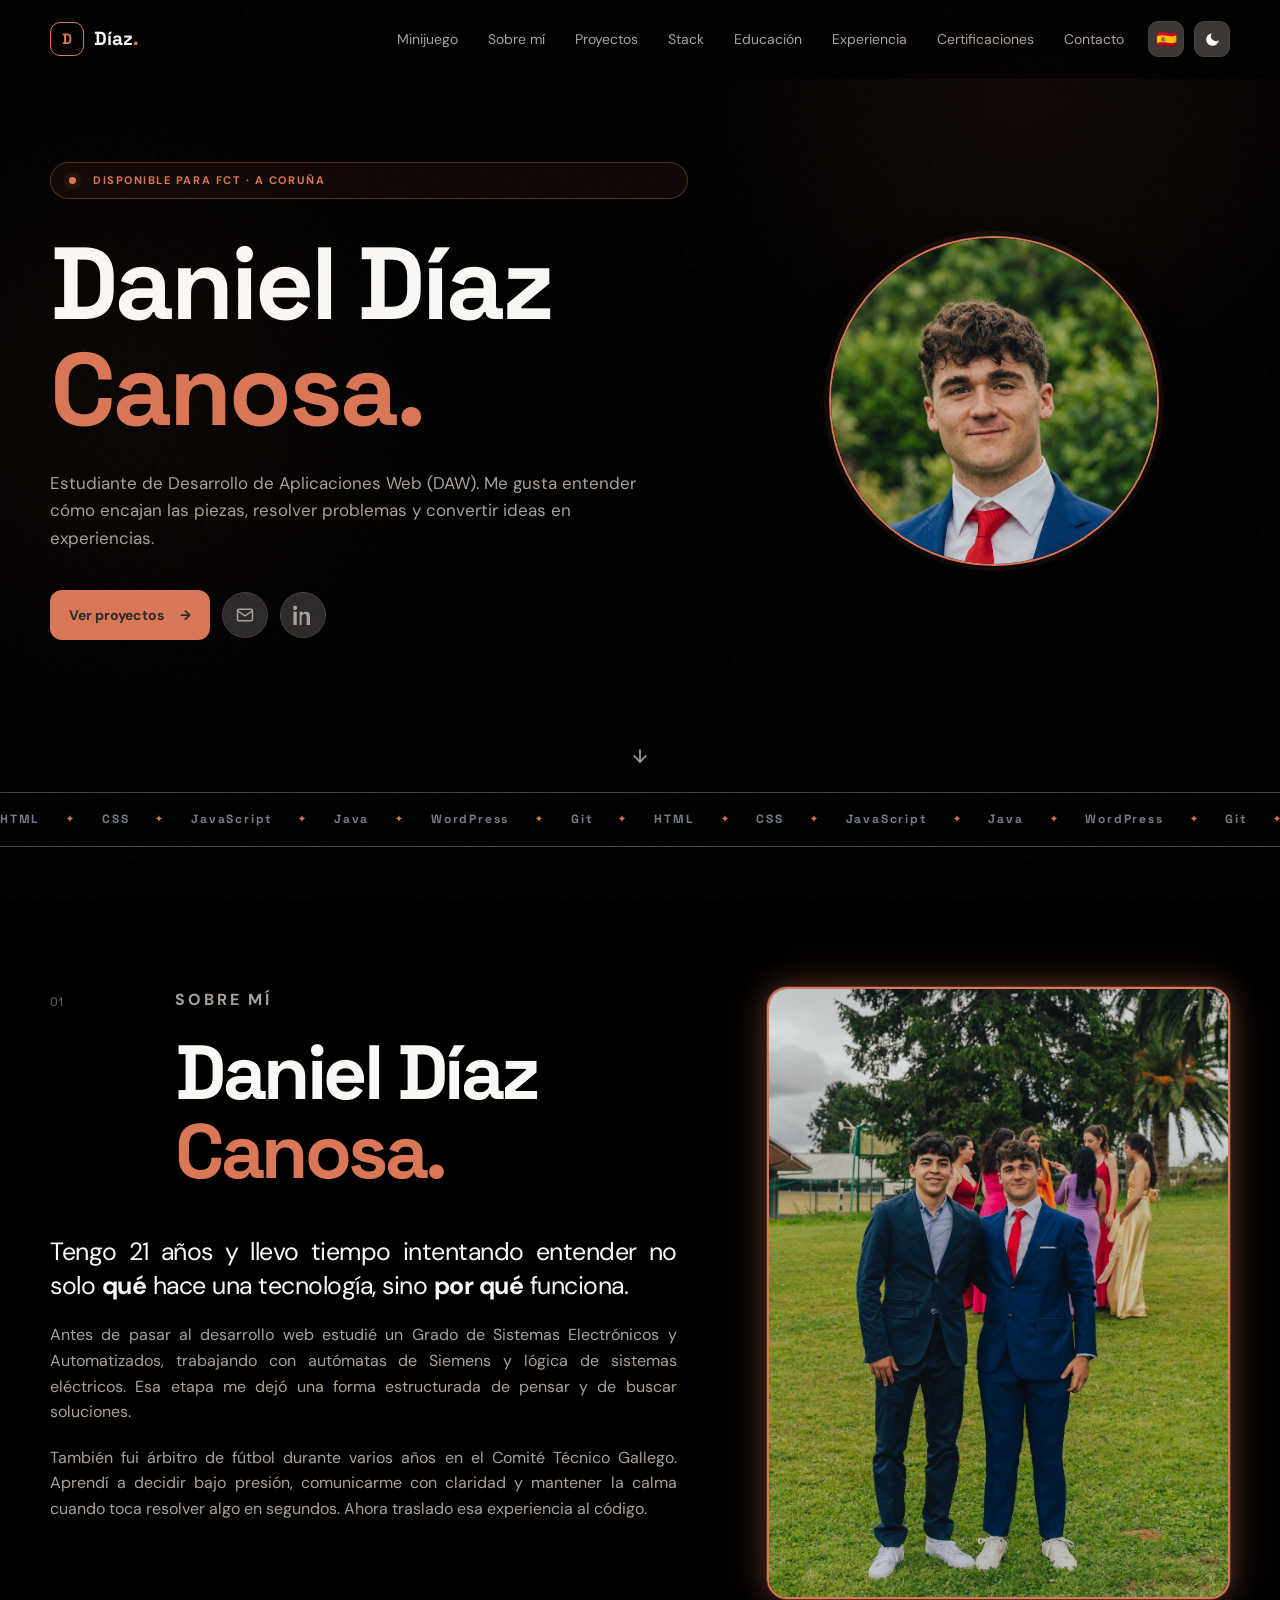
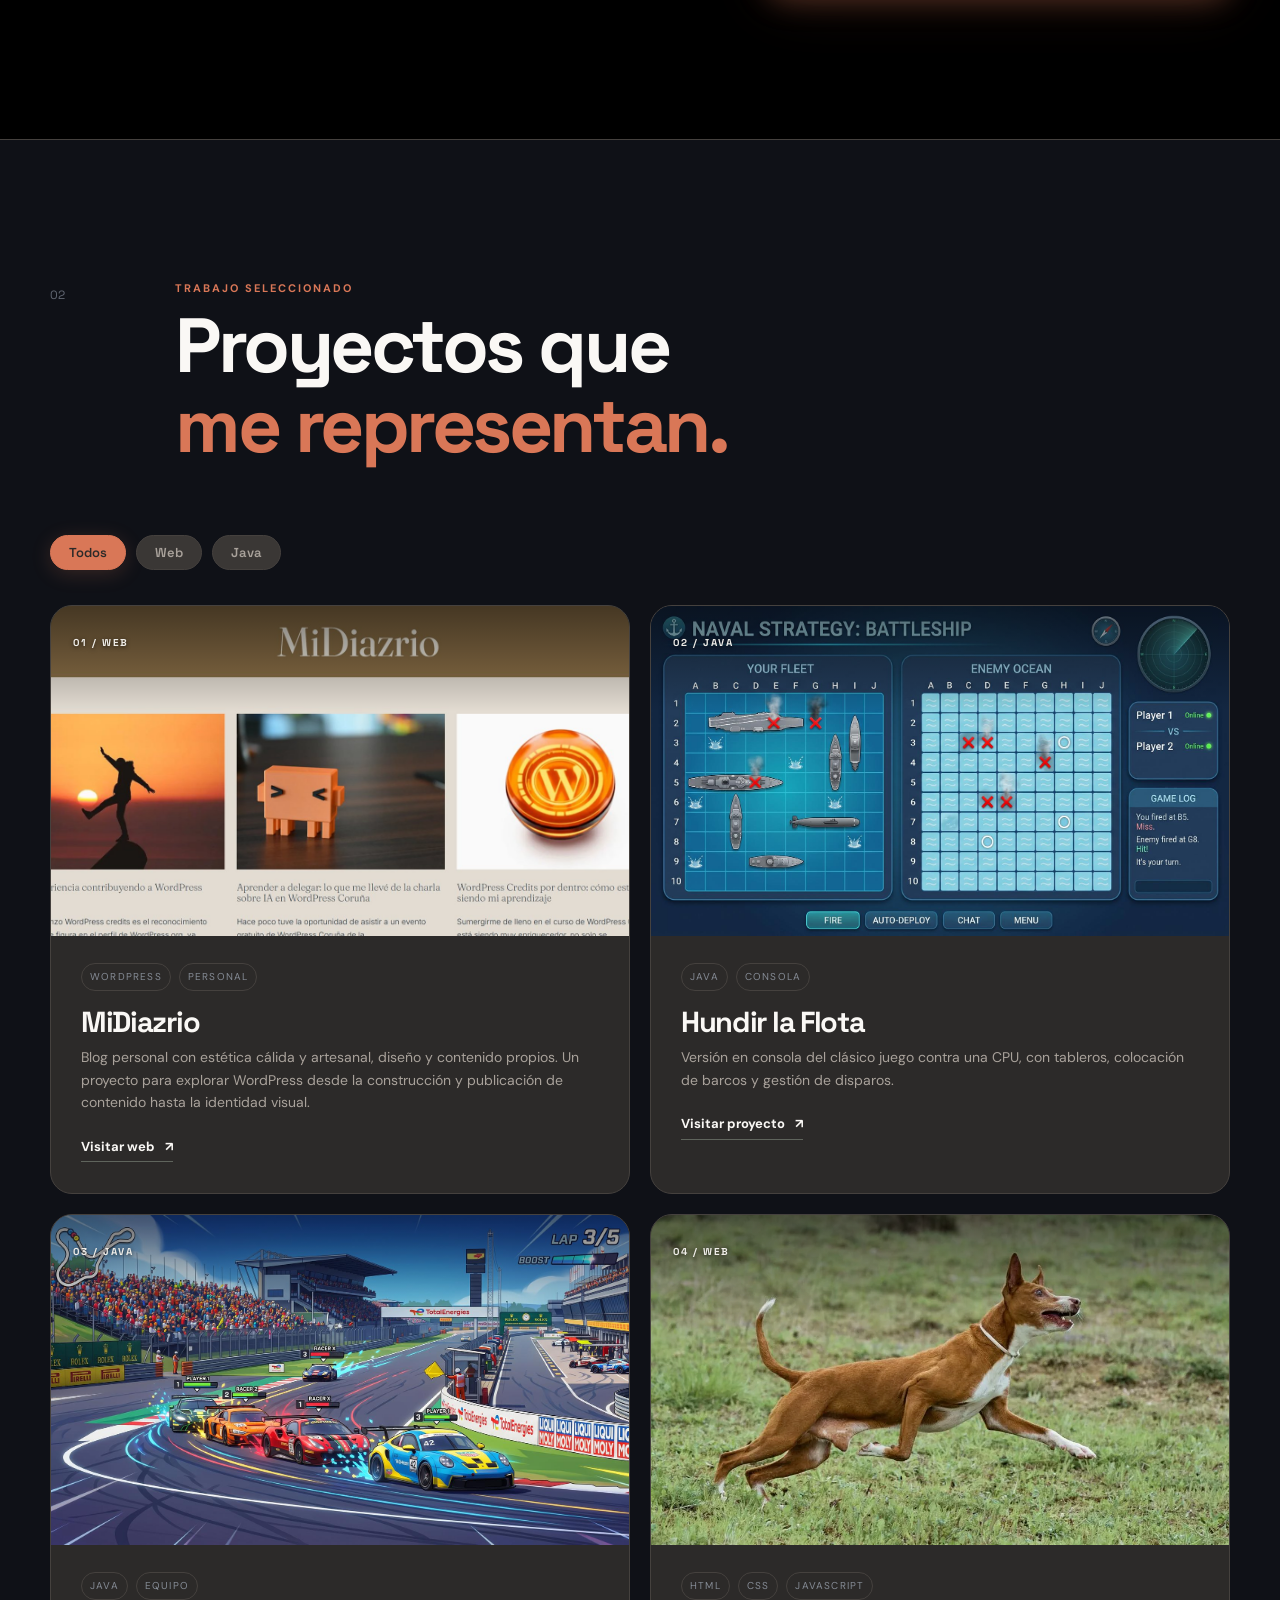
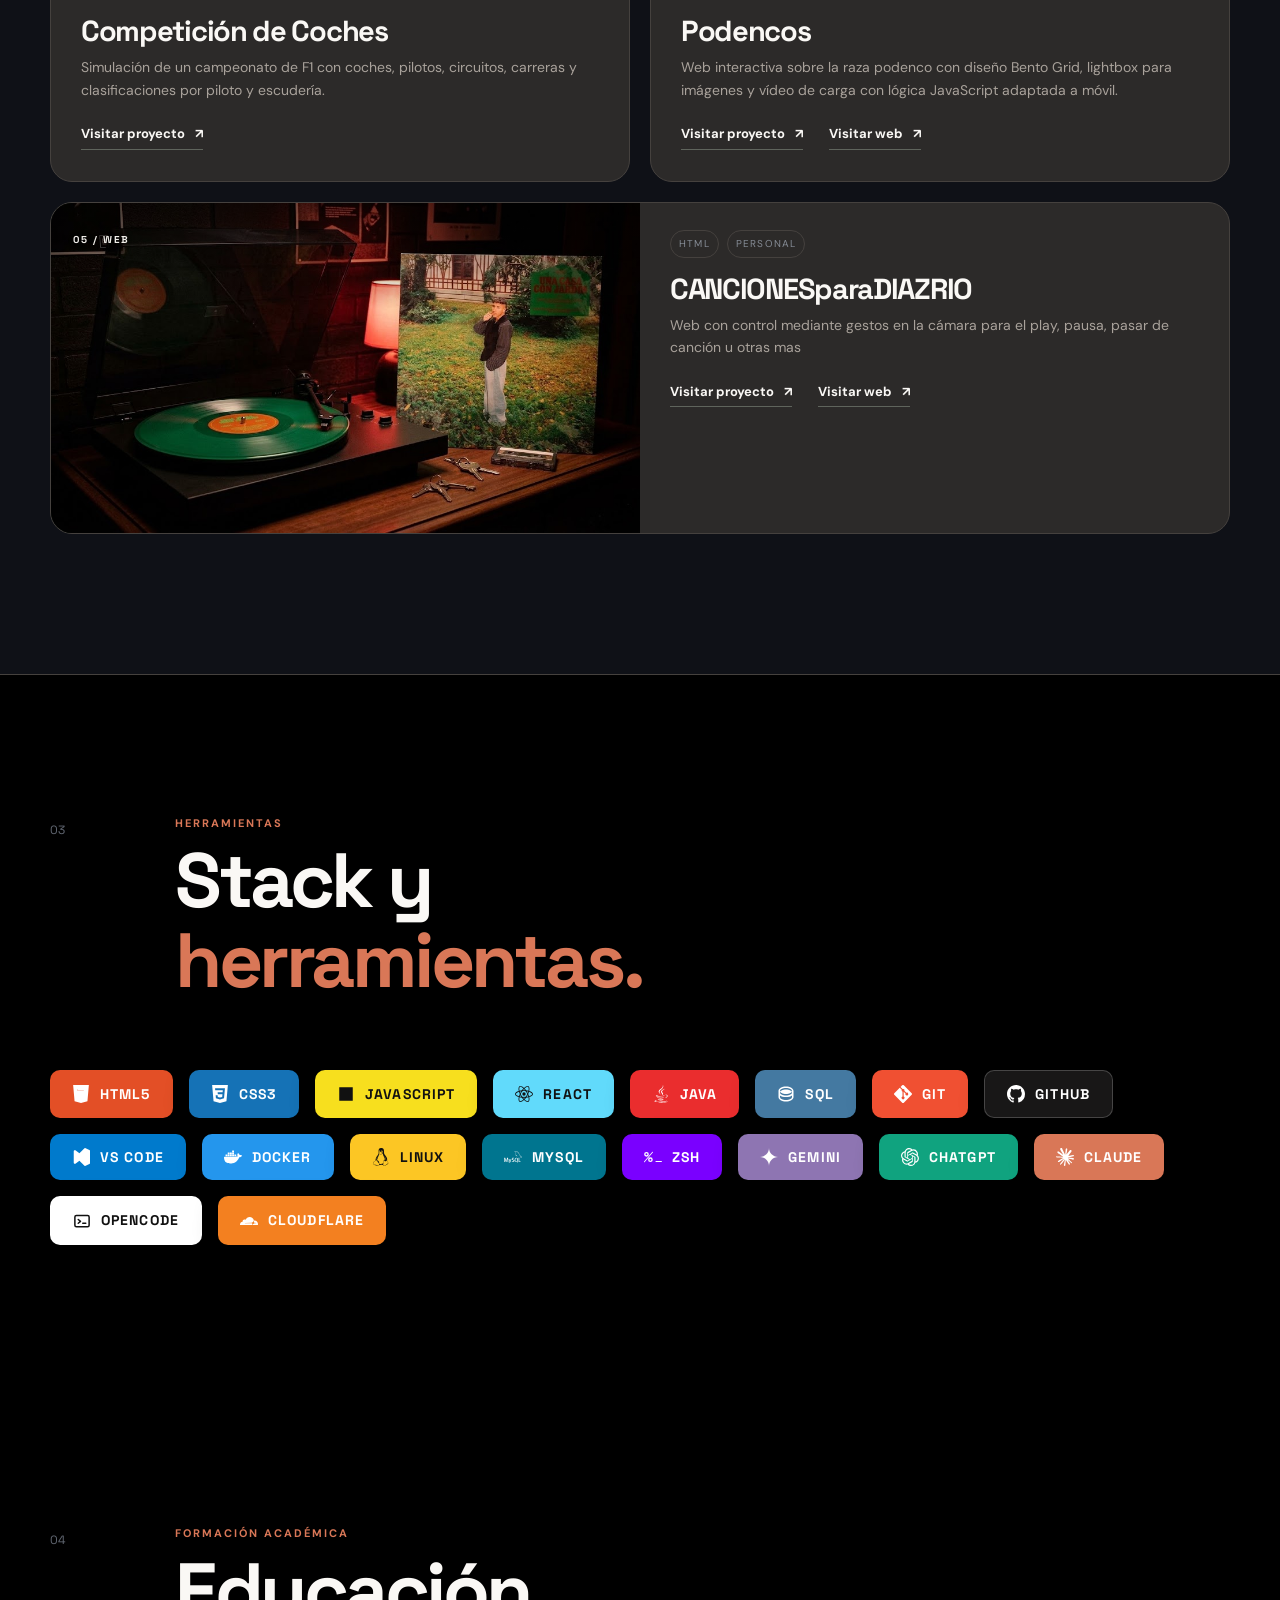
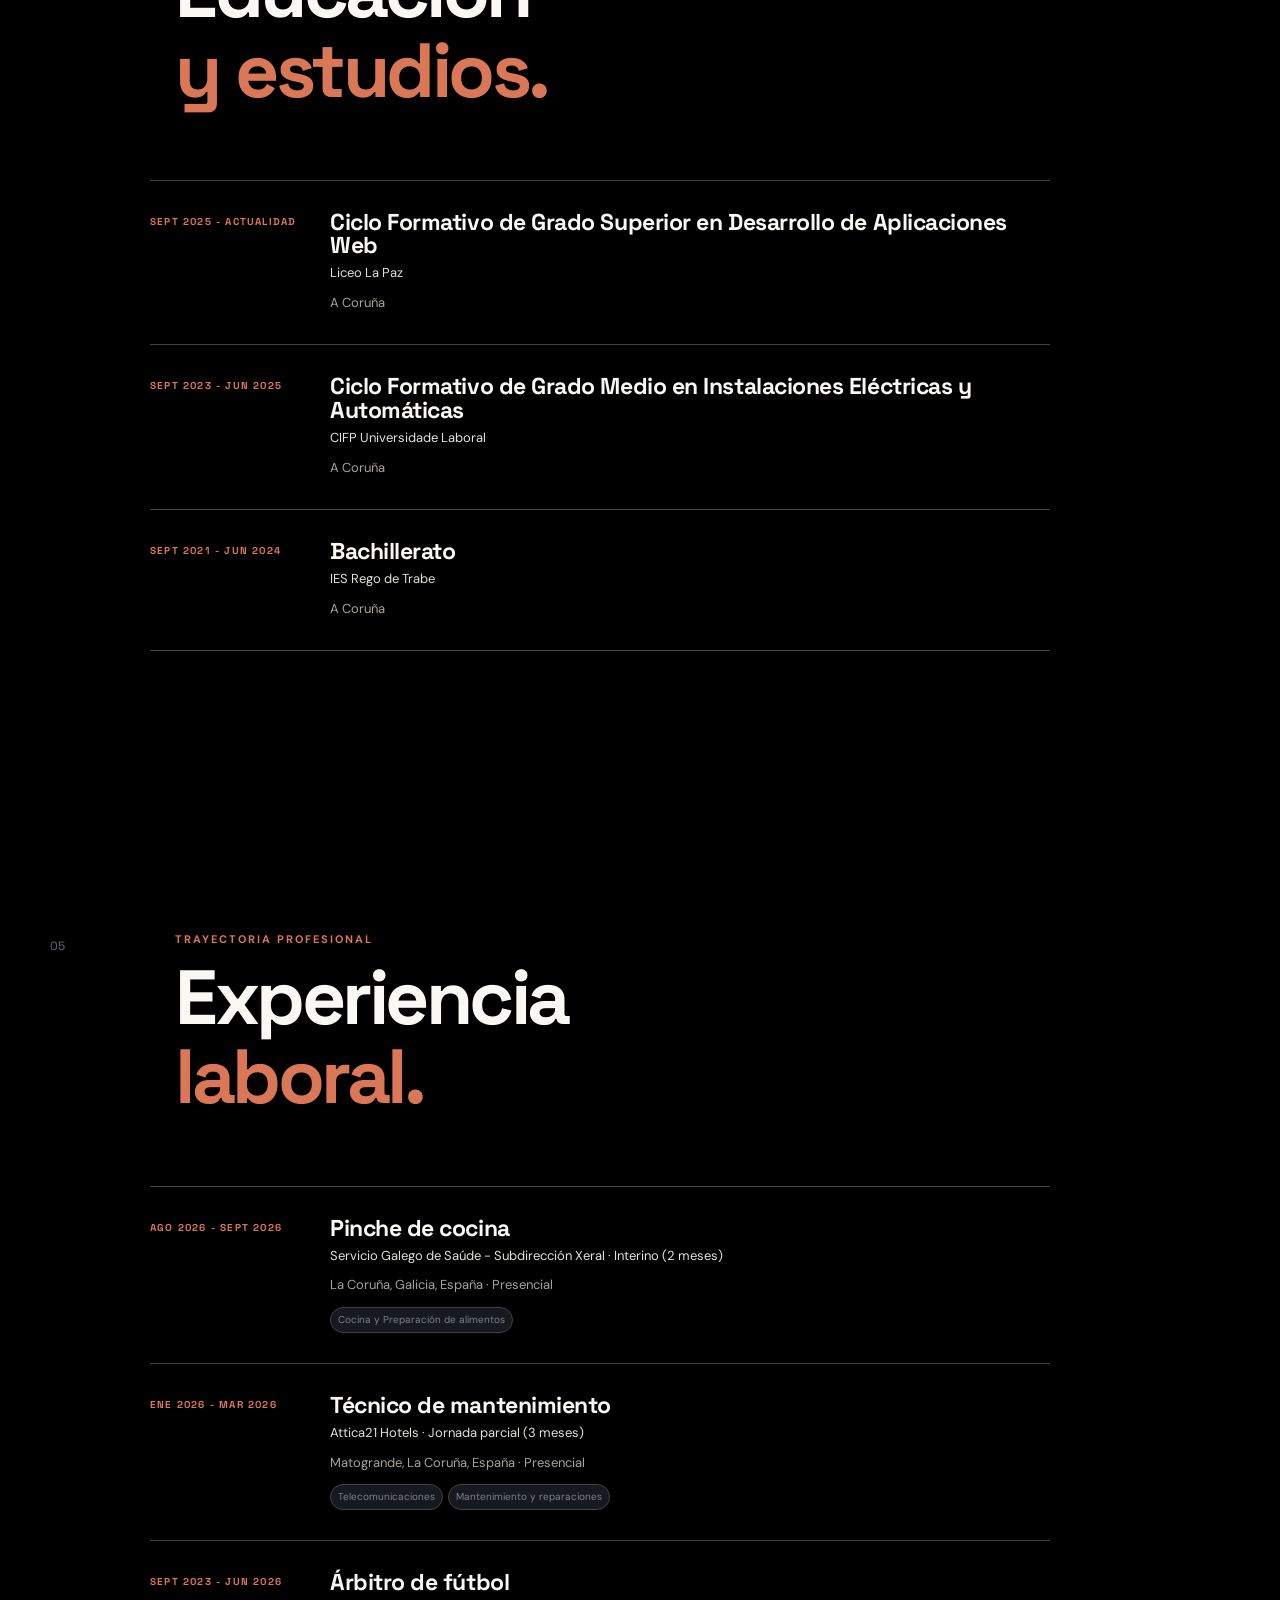
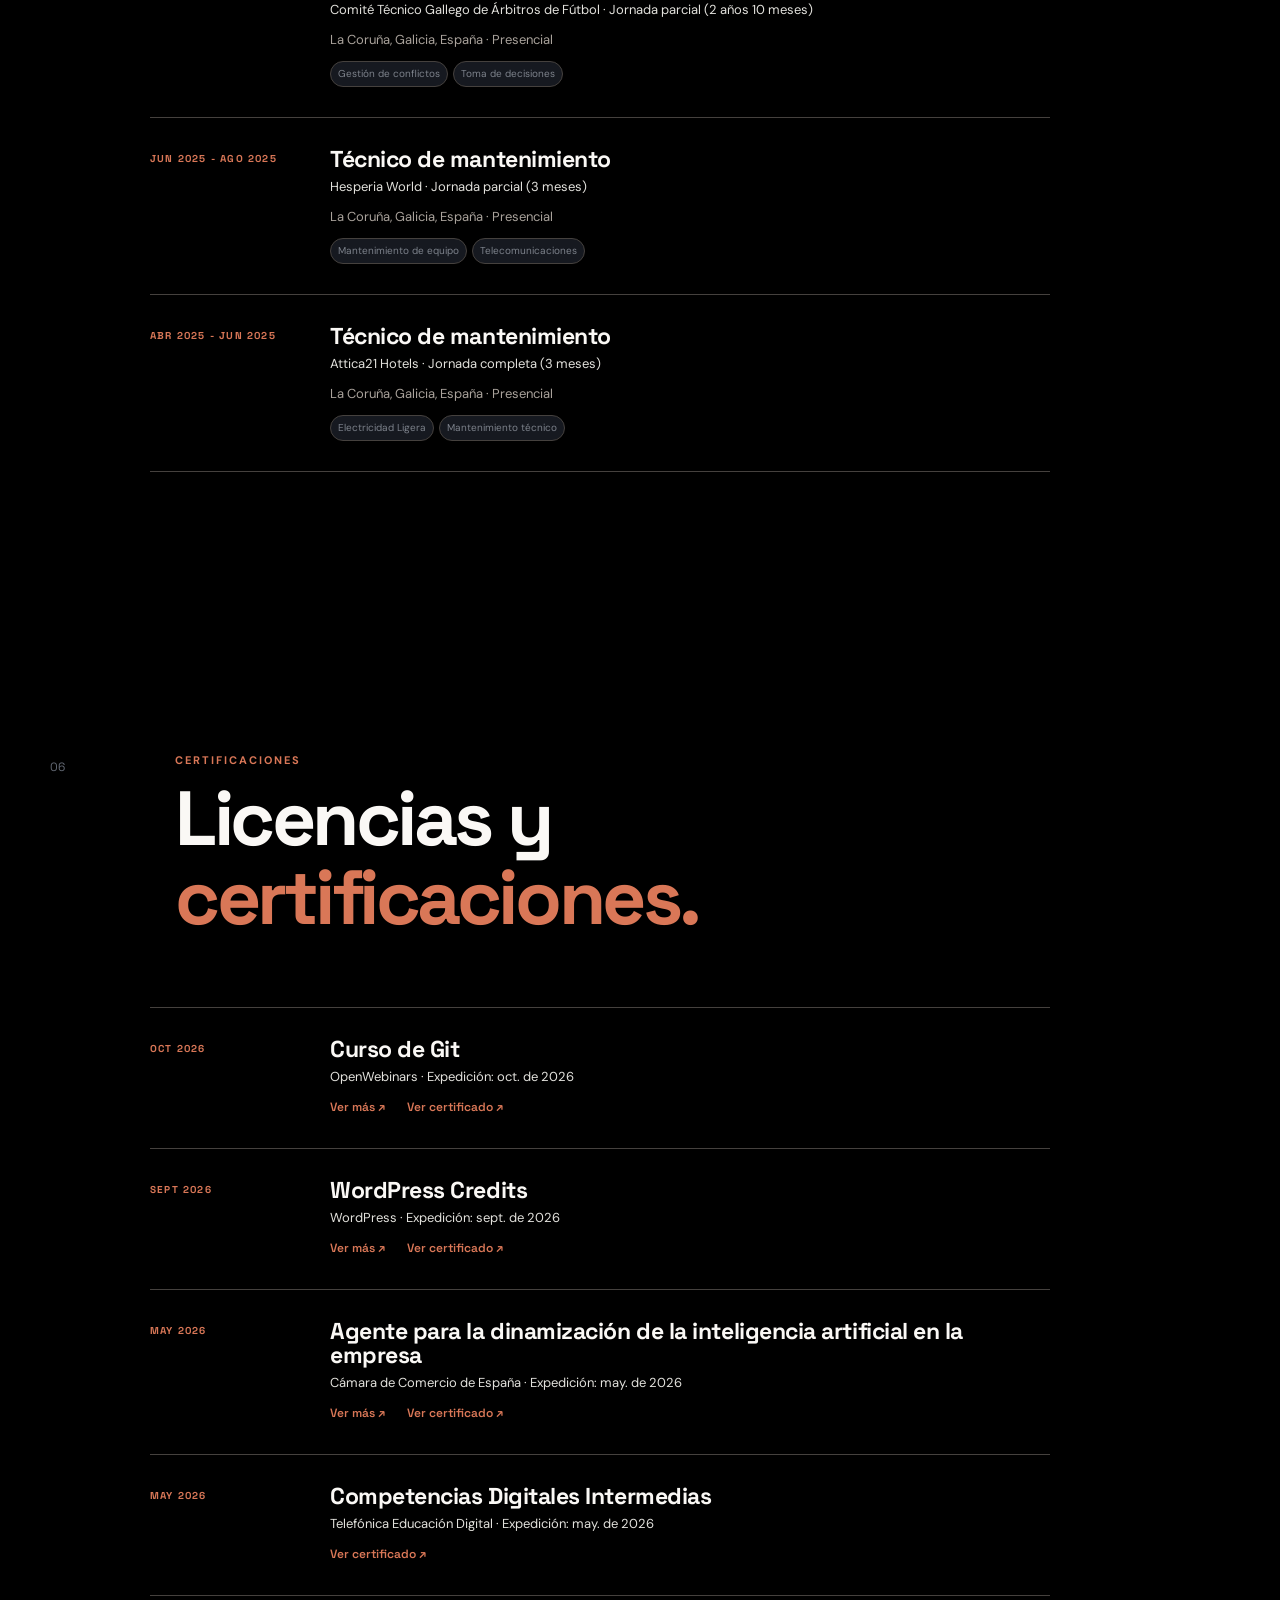
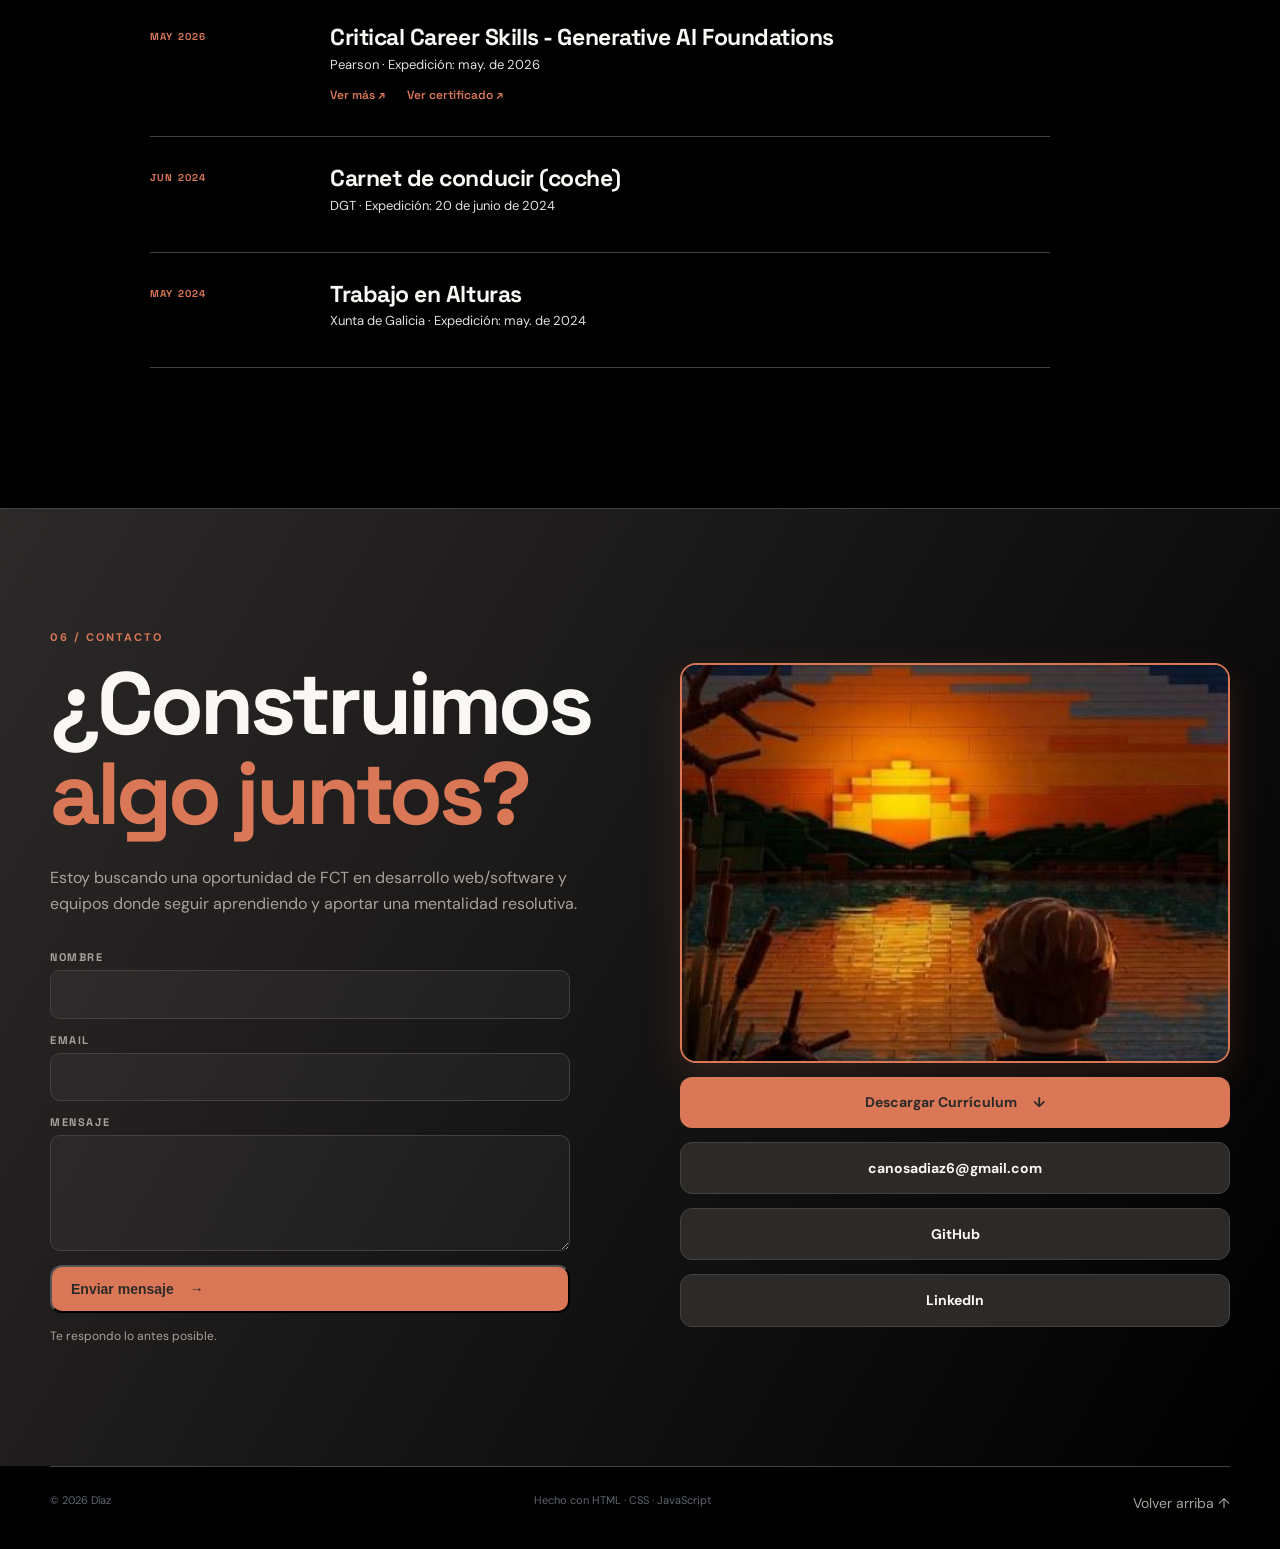
<file: index.html>
<!DOCTYPE html>
<html lang="es" data-theme="dark">
<head>
  <meta charset="UTF-8">
  <meta name="viewport" content="width=device-width, initial-scale=1.0">
  <meta name="description" content="Portfolio de Daniel Díaz Canosa — estudiante de Desarrollo de Aplicaciones Web (DAW), proyectos web y Java.">
  <meta name="theme-color" content="#000000">
  <title>Daniel Díaz Canosa</title>
  <link rel="canonical" href="https://soydiaz.pages.dev/">
  <meta property="og:type" content="website">
  <meta property="og:url" content="https://soydiaz.pages.dev/">
  <meta property="og:title" content="Daniel Díaz Canosa — Portfolio">
  <meta property="og:description" content="Portfolio de Daniel Díaz Canosa — estudiante de Desarrollo de Aplicaciones Web (DAW), proyectos web y Java.">
  <meta property="og:image" content="https://soydiaz.pages.dev/img/diazfoto.jpg">
  <meta property="og:locale" content="es_ES">
  <meta name="twitter:card" content="summary_large_image">
  <meta name="twitter:title" content="Daniel Díaz Canosa — Portfolio">
  <meta name="twitter:description" content="Portfolio de Daniel Díaz Canosa — estudiante de Desarrollo de Aplicaciones Web (DAW), proyectos web y Java.">
  <meta name="twitter:image" content="https://soydiaz.pages.dev/img/diazfoto.jpg">
  <link rel="preconnect" href="https://fonts.googleapis.com">
  <link rel="preconnect" href="https://fonts.gstatic.com" crossorigin>
  <link href="https://fonts.googleapis.com/css2?family=DM+Sans:wght@400;500;600;700&family=Space+Grotesk:wght@400;500;600;700&display=swap" rel="stylesheet">
    <link rel="stylesheet" href="stiles/styles.css">
    <link rel="icon" type="image/png" href="img/favicom.png">
    <noscript><style>.reveal{opacity:1!important;transform:none!important}</style></noscript>
</head>
<body>
  <div class="noise" aria-hidden="true"></div>

  <header class="site-header">
    <nav class="nav container" aria-label="Navegación principal">
      <a class="brand" href="#inicio" aria-label="Díaz, inicio">
        <span class="brand-mark" aria-hidden="true">D</span>
        <span>Díaz<span class="dot" aria-hidden="true">.</span></span>
      </a>

      <ul class="nav-links" id="navLinks">
        <li><a href="pages/juego.html" data-i18n="nav.minigame">Minijuego</a></li>
        <li><a href="#sobre-mi" data-i18n="nav.about">Sobre mí</a></li>
        <li><a href="#proyectos" data-i18n="nav.projects">Proyectos</a></li>
        <li><a href="#stack" data-i18n="nav.stack">Stack</a></li>
        <li><a href="#educacion" data-i18n="nav.education">Educación</a></li>
        <li><a href="#experiencia" data-i18n="nav.experience">Experiencia</a></li>
        <li><a href="#certificaciones" data-i18n="nav.certifications">Certificaciones</a></li>
        <li><a href="#contacto" data-i18n="nav.contact">Contacto</a></li>
        <li class="nav-cv-item">
          <a class="btn btn-primary nav-cv" href="archivos/CV_Daniel_Diaz.pdf" download data-i18n="contact.cv">Descargar Currículum</a>
        </li>
      </ul>

      <div class="header-actions">
        <button class="lang-toggle" id="langToggle" aria-label="Seleccionar idioma" data-i18n-attr="aria-label|lang.toggle">
          <span id="langFlag" aria-hidden="true">🇪🇸</span>
        </button>
        <button class="theme-toggle" id="themeToggle" aria-label="Cambiar tema oscuro o claro" data-i18n-attr="aria-label|theme.toggle" aria-pressed="false">
          <svg class="theme-icon-sun" viewBox="0 0 24 24" fill="none" stroke="currentColor" stroke-width="2" stroke-linecap="round" aria-hidden="true"><circle cx="12" cy="12" r="4.5"/><path d="M12 2v2.5M12 19.5V22M22 12h-2.5M4.5 12H2M19.07 4.93l-1.77 1.77M6.7 17.3l-1.77 1.77M19.07 19.07l-1.77-1.77M6.7 6.7L4.93 4.93"/></svg>
          <svg class="theme-icon-moon" viewBox="0 0 24 24" fill="currentColor" aria-hidden="true"><path d="M21 12.8A9 9 0 1 1 11.2 3a7 7 0 0 0 9.8 9.8z"/></svg>
        </button>
        <button class="menu-toggle" aria-label="Abrir menú de navegación" aria-expanded="false" aria-controls="navLinks">
          <span aria-hidden="true"></span><span aria-hidden="true"></span>
        </button>
      </div>
    </nav>
  </header>

  <main id="inicio">
    <section class="hero-wrap">
      <div class="hero container reveal">
        <div class="eyebrow-badge"><span class="pulse" aria-hidden="true"></span> <span data-i18n="hero.availability">Disponible para FCT · A Coruña</span></div>
        <h1 class="hero-name" data-i18n="hero.title">Daniel Díaz<br><em>Canosa.</em></h1>
        <p class="hero-text" data-i18n="hero.text">
          Estudiante de Desarrollo de Aplicaciones Web (DAW).
          Me gusta entender cómo encajan las piezas, resolver problemas y convertir ideas en experiencias.
        </p>
        <div class="hero-actions">
          <a href="#proyectos" class="btn btn-primary"><span data-i18n="hero.viewProjects">Ver proyectos</span> <span aria-hidden="true">→</span></a>
          <div class="hero-socials">
            <a href="mailto:canosadiaz6@gmail.com" class="icon-btn" aria-label="Enviar email">
              <svg viewBox="0 0 24 24" fill="none" stroke="currentColor" stroke-width="1.8" stroke-linecap="round" stroke-linejoin="round" aria-hidden="true"><rect x="3" y="5" width="18" height="14" rx="2"/><path d="m3 7 9 6 9-6"/></svg>
            </a>
            <a href="https://www.linkedin.com/in/dani-d%C3%ADaz-canosa-4465793b2/" target="_blank" rel="noopener" class="icon-btn" aria-label="Perfil de LinkedIn">
              <svg viewBox="0 0 24 24" fill="currentColor" aria-hidden="true"><path d="M4.98 3.5C4.98 4.88 3.87 6 2.5 6S.12 4.88.12 3.5 1.12 1 2.5 1s2.48 1.12 2.48 2.5zM.5 8h4v16h-4V8zm7.5 0h3.8v2.2h.05c.53-1 1.83-2.2 3.77-2.2 4.03 0 4.78 2.65 4.78 6.1V24h-4v-8.5c0-2.03-.04-4.64-2.83-4.64-2.83 0-3.27 2.2-3.27 4.5V24H8V8z"/></svg>
            </a>
          </div>
        </div>
        <figure class="hero-media">
          <img src="img/fotoHome.jpg" alt="Daniel Díaz Canosa" class="hero-avatar" loading="lazy">
        </figure>
      </div>
      <a href="#sobre-mi" class="scroll-indicator" aria-label="Desplázate para ver más">
        <svg viewBox="0 0 24 24" fill="none" stroke="currentColor" stroke-width="2" stroke-linecap="round" stroke-linejoin="round" aria-hidden="true"><path d="M12 5v14M5 12l7 7 7-7"/></svg>
      </a>
    </section>

    <section class="ticker" aria-label="Tecnologías destacadas">
      <div class="tools-marquee">
        <div class="tools-track">
          <div class="tools-group">
            <span>HTML</span><i>✦</i><span>CSS</span><i>✦</i><span>JavaScript</span><i>✦</i><span>Java</span><i>✦</i><span>WordPress</span><i>✦</i><span>Git</span><i>✦</i>
            <span>HTML</span><i>✦</i><span>CSS</span><i>✦</i><span>JavaScript</span><i>✦</i><span>Java</span><i>✦</i><span>WordPress</span><i>✦</i><span>Git</span><i>✦</i>
            <span>HTML</span><i>✦</i><span>CSS</span><i>✦</i><span>JavaScript</span><i>✦</i><span>Java</span><i>✦</i><span>WordPress</span><i>✦</i><span>Git</span><i>✦</i>
            <span>HTML</span><i>✦</i><span>CSS</span><i>✦</i><span>JavaScript</span><i>✦</i><span>Java</span><i>✦</i><span>WordPress</span><i>✦</i><span>Git</span><i>✦</i>
            <span>HTML</span><i>✦</i><span>CSS</span><i>✦</i><span>JavaScript</span><i>✦</i><span>Java</span><i>✦</i><span>WordPress</span><i>✦</i><span>Git</span><i>✦</i>
            <span>HTML</span><i>✦</i><span>CSS</span><i>✦</i><span>JavaScript</span><i>✦</i><span>Java</span><i>✦</i><span>WordPress</span><i>✦</i><span>Git</span><i>✦</i>
          </div>
          <div class="tools-group" aria-hidden="true">
            <span>HTML</span><i>✦</i><span>CSS</span><i>✦</i><span>JavaScript</span><i>✦</i><span>Java</span><i>✦</i><span>WordPress</span><i>✦</i><span>Git</span><i>✦</i>
            <span>HTML</span><i>✦</i><span>CSS</span><i>✦</i><span>JavaScript</span><i>✦</i><span>Java</span><i>✦</i><span>WordPress</span><i>✦</i><span>Git</span><i>✦</i>
            <span>HTML</span><i>✦</i><span>CSS</span><i>✦</i><span>JavaScript</span><i>✦</i><span>Java</span><i>✦</i><span>WordPress</span><i>✦</i><span>Git</span><i>✦</i>
            <span>HTML</span><i>✦</i><span>CSS</span><i>✦</i><span>JavaScript</span><i>✦</i><span>Java</span><i>✦</i><span>WordPress</span><i>✦</i><span>Git</span><i>✦</i>
            <span>HTML</span><i>✦</i><span>CSS</span><i>✦</i><span>JavaScript</span><i>✦</i><span>Java</span><i>✦</i><span>WordPress</span><i>✦</i><span>Git</span><i>✦</i>
            <span>HTML</span><i>✦</i><span>CSS</span><i>✦</i><span>JavaScript</span><i>✦</i><span>Java</span><i>✦</i><span>WordPress</span><i>✦</i><span>Git</span><i>✦</i>
          </div>
        </div>
      </div>
    </section>

    <section id="sobre-mi" class="section container">
      <div class="about-grid">
        <article class="about-main reveal">
          <header class="section-heading about-heading">
            <span class="section-number" aria-hidden="true">01</span>
            <div>
              <p class="eyebrow" data-i18n="about.eyebrow">Sobre mí</p>
              <h2 data-i18n="about.title">Daniel Díaz<br><em>Canosa.</em></h2>
            </div>
          </header>
          <p class="lead" data-i18n="about.lead">
            Tengo 21 años y llevo tiempo intentando entender no solo <strong>qué</strong> hace una tecnología,
            sino <strong>por qué</strong> funciona.
          </p>
          <p data-i18n="about.p2">
            Antes de pasar al desarrollo web estudié un Grado de Sistemas Electrónicos y Automatizados,
            trabajando con autómatas de Siemens y lógica de sistemas eléctricos. Esa etapa me dejó una forma
            estructurada de pensar y de buscar soluciones.
          </p>
          <p data-i18n="about.p3">
            También fui árbitro de fútbol durante varios años en el Comité Técnico Gallego.
            Aprendí a decidir bajo presión, comunicarme con claridad y mantener la calma cuando toca resolver
            algo en segundos. Ahora traslado esa experiencia al código.
          </p>
        </article>

        <figure class="about-photo reveal">
          <img src="img/pruebaFoto.png" alt="Daniel Díaz Canosa" loading="lazy">
        </figure>
      </div>
    </section>

    <section id="proyectos" class="section projects-section">
      <div class="container">
        <header class="section-heading reveal">
          <span class="section-number" aria-hidden="true">02</span>
          <div>
            <p class="eyebrow" data-i18n="proj.eyebrow">Trabajo seleccionado</p>
            <h2 data-i18n="proj.title">Proyectos que<br><em>me representan.</em></h2>
          </div>
        </header>

        <div class="project-filters reveal" role="group" aria-label="Filtros de proyectos">
          <button class="filter-btn active" data-filter="all" data-i18n="filter.all" aria-pressed="true">Todos</button>
          <button class="filter-btn" data-filter="web" data-i18n="filter.web" aria-pressed="false">Web</button>
          <button class="filter-btn" data-filter="java" data-i18n="filter.java" aria-pressed="false">Java</button>
        </div>

        <div class="projects">
          <article class="project-card project-featured reveal" data-category="web">
            <figure class="project-visual visual-web">
              <img src="img/miDiazrio.jpg" alt="Captura de la web MiDiazrio" class="project-img" loading="lazy">
              <span class="visual-label" aria-hidden="true">01 / WEB</span>
            </figure>
            <div class="project-info">
              <ul class="project-meta"><li>WordPress</li><li data-i18n="meta.personal">Personal</li></ul>
              <h3>MiDiazrio</h3>
              <p data-i18n="proj1.desc">Blog personal con estética cálida y artesanal, diseño y contenido propios. Un proyecto para explorar WordPress desde la construcción y publicación de contenido hasta la identidad visual.</p>
              <a class="project-link" href="https://midiazrio.blog/" target="_blank" rel="noopener"><span data-i18n="link.website">Visitar web</span> <span aria-hidden="true">↗</span></a>
            </div>
          </article>

          <article class="project-card reveal" data-category="java">
            <figure class="project-visual visual-java">
              <img src="img/hundirLaFlota.jpg" alt="Imagen del proyecto Hundir la Flota" class="project-img" loading="lazy">
              <span class="visual-label" aria-hidden="true">02 / JAVA</span>
            </figure>
            <div class="project-info">
              <ul class="project-meta"><li>Java</li><li data-i18n="meta.console">Consola</li></ul>
              <h3>Hundir la Flota</h3>
              <p data-i18n="proj2.desc">Versión en consola del clásico juego contra una CPU, con tableros, colocación de barcos y gestión de disparos.</p>
              <a class="project-link" href="https://github.com/Ikeer3/hundirFlota" target="_blank" rel="noopener"><span data-i18n="link.visit">Visitar proyecto</span> <span aria-hidden="true">↗</span></a>
            </div>
          </article>

          <article class="project-card reveal" data-category="java">
            <figure class="project-visual visual-race">
              <img src="img/juegoCoches.jpg" alt="Imagen del proyecto Competición de Coches" class="project-img" loading="lazy">
              <span class="visual-label" aria-hidden="true">03 / JAVA</span>
            </figure>
            <div class="project-info">
              <ul class="project-meta"><li>Java</li><li data-i18n="meta.team">Equipo</li></ul>
              <h3>Competición de Coches</h3>
              <p data-i18n="proj3.desc">Simulación de un campeonato de F1 con coches, pilotos, circuitos, carreras y clasificaciones por piloto y escudería.</p>
              <a class="project-link" href="https://github.com/NoamNeo/Competicion-Coches" target="_blank" rel="noopener"><span data-i18n="link.visit">Visitar proyecto</span> <span aria-hidden="true">↗</span></a>
            </div>
          </article>

          <article class="project-card project-wide reveal" data-category="web">
            <figure class="project-visual visual-dog">
              <img src="img/podenco.webp" alt="Imagen del proyecto Podencos" class="project-img" loading="lazy">
              <span class="visual-label" aria-hidden="true">04 / WEB</span>
            </figure>
            <div class="project-info">
              <ul class="project-meta"><li>HTML</li><li>CSS</li><li>JavaScript</li></ul>
              <h3>Podencos</h3>
              <p data-i18n="proj4.desc">Web interactiva sobre la raza podenco con diseño Bento Grid, lightbox para imágenes y vídeo de carga con lógica JavaScript adaptada a móvil.</p>
              <div class="project-links">
                <a class="project-link" href="https://github.com/diaz827/podencos" target="_blank" rel="noopener"><span data-i18n="link.visit">Visitar proyecto</span> <span aria-hidden="true">↗</span></a>
                <a class="project-link" href="https://podencos.pages.dev/" target="_blank" rel="noopener"><span data-i18n="link.website">Visitar web</span> <span aria-hidden="true">↗</span></a>
              </div>
            </div>
          </article>

          <article class="project-card reveal" data-category="web">
            <figure class="project-visual visual-web">
              <img src="img/cancionesConGestos.jpg" alt="Imagen del proyecto CANCIONESparaDIAZRIO" class="project-img" loading="lazy">
              <span class="visual-label" aria-hidden="true">05 / WEB</span>
            </figure>
            <div class="project-info">
              <ul class="project-meta"><li>HTML</li><li data-i18n="meta.personal">Personal</li></ul>
              <h3>CANCIONESparaDIAZRIO</h3>
              <p data-i18n="proj5.desc">Web con control mediante gestos en la cámara para el play, pausa, pasar de canción u otras mas</p>
              <div class="project-links">
                <a class="project-link" href="https://github.com/diaz827/CANCIONESparaDIAZRIO" target="_blank" rel="noopener"><span data-i18n="link.visit">Visitar proyecto</span> <span aria-hidden="true">↗</span></a>
                <a class="project-link" href="https://diaz827.github.io/CANCIONESparaDIAZRIO/index.html" target="_blank" rel="noopener"><span data-i18n="link.website">Visitar web</span> <span aria-hidden="true">↗</span></a>
              </div>
            </div>
          </article>
        </div>
      </div>
    </section>

    <section id="stack" class="section container">
      <header class="section-heading reveal">
        <span class="section-number" aria-hidden="true">03</span>
        <div>
          <p class="eyebrow" data-i18n="stack.eyebrow">Herramientas</p>
          <h2 data-i18n="stack.title">Stack y<br><em>herramientas.</em></h2>
        </div>
      </header>

      <ul class="tech-badges reveal">
        <li class="tech-badge" style="--badge-color: #E34F26; color: #fff;">
          <svg width="18" height="18" viewBox="0 0 24 24" fill="currentColor" aria-hidden="true"><path d="M1.5 0h21l-1.91 21.563L12.01 24l-8.58-2.437L1.5 0zm17.09 5.813H6.9l.11 1.438h11.4l-.52 6.562-5.89 1.625-5.89-1.625-.36-4.313H8.5l.2 2.688 3.31.938 3.31-.938.44-5.188H7.31L7.1 4.375h11.69l-.2 1.438z"/></svg>
          HTML5
        </li>
        <li class="tech-badge" style="--badge-color: #1572B6; color: #fff;">
          <svg width="18" height="18" viewBox="0 0 24 24" fill="currentColor" aria-hidden="true"><path d="M1.5 0h21l-1.91 21.563L11.977 24l-8.565-2.438L1.5 0zm17.09 4.413L5.41 4.41l.213 2.622 10.125.002-.255 2.716h-6.64l.24 2.573h6.182l-.366 3.523-2.91.804-2.956-.81-.188-2.11h-2.61l.29 3.855L12 19.288l5.373-1.53L18.59 4.414z"/></svg>
          CSS3
        </li>
        <li class="tech-badge" style="--badge-color: #F7DF1E; color: #111;">
          <svg width="18" height="18" viewBox="0 0 24 24" fill="currentColor" aria-hidden="true"><path d="M3 3h18v18H3V3zm10.73 13.36c.39.23.85.39 1.36.39.75 0 1.22-.38 1.22-.96 0-.64-.51-.87-1.37-1.25l-.47-.21c-1.15-.51-1.91-1.15-1.91-2.5 0-1.29 1.01-2.23 2.61-2.23.7 0 1.32.2 1.77.49l-.5 1.05c-.32-.21-.76-.36-1.27-.36-.59 0-.97.31-.97.83 0 .49.33.72 1.18 1.09l.47.21c1.37.6 2.11 1.22 2.11 2.67 0 1.41-1.07 2.36-2.82 2.36-.85 0-1.61-.25-2.12-.58l.51-1.12zM9.59 15.7c-.32.19-.71.3-1.17.3-.87 0-1.42-.43-1.42-1.31V9.25h1.59v5.27c0 .35.18.53.5.53.22 0 .39-.07.5-.14l.6 1.3z"/></svg>
          JAVASCRIPT
        </li>
        <li class="tech-badge" style="--badge-color: #61DAFB; color: #111;">
          <svg width="18" height="18" viewBox="0 0 24 24" fill="currentColor" aria-hidden="true"><path d="M14.23 12.004a2.236 2.236 0 0 1-2.235 2.236 2.236 2.236 0 0 1-2.236-2.236 2.236 2.236 0 0 1 2.235-2.236 2.236 2.236 0 0 1 2.236 2.236zm2.648-10.69c-1.346 0-3.107.96-4.888 2.622-1.78-1.653-3.542-2.602-4.887-2.602-.41 0-.783.093-1.106.278-1.375.793-1.683 3.264-.973 6.365C1.98 8.917 0 10.42 0 12.004c0 1.59 1.99 3.097 5.043 4.03-.704 3.113-.39 5.588.988 6.38.32.187.69.275 1.102.275 1.345 0 3.107-.96 4.888-2.624 1.78 1.654 3.542 2.603 4.887 2.603.41 0 .783-.09 1.106-.275 1.374-.792 1.683-3.263.973-6.365C22.02 15.096 24 13.59 24 12.004c0-1.59-1.99-3.097-5.043-4.032.704-3.11.39-5.587-.988-6.38-.318-.184-.688-.277-1.092-.278zm-.005 1.09v.006c.225 0 .406.044.558.127.666.382.955 1.835.73 3.704-.054.46-.142.945-.25 1.44-.96-.236-2.006-.417-3.107-.534-.66-.905-1.345-1.727-2.035-2.447 1.592-1.48 3.087-2.292 4.105-2.295zm-9.77.02c1.012 0 2.514.808 4.11 2.28-.686.72-1.37 1.537-2.02 2.442-1.107.117-2.154.298-3.113.538-.112-.49-.195-.964-.254-1.42-.23-1.868.054-3.32.714-3.707.19-.09.4-.127.563-.132zm4.882 3.05c.455.468.91.992 1.36 1.564-.44-.02-.89-.034-1.345-.034-.46 0-.915.01-1.36.034.44-.572.895-1.096 1.345-1.565zM12 8.1c.74 0 1.477.034 2.202.093.406.582.802 1.203 1.183 1.86.372.64.71 1.29 1.018 1.946-.308.655-.646 1.31-1.013 1.95-.38.66-.773 1.288-1.18 1.87-.728.063-1.466.098-2.21.098-.74 0-1.477-.035-2.202-.093-.406-.582-.802-1.204-1.183-1.86-.372-.64-.71-1.29-1.018-1.946.303-.657.646-1.313 1.013-1.954.38-.66.773-1.286 1.18-1.868.728-.064 1.466-.098 2.21-.098zm-3.635.254c-.24.377-.48.763-.704 1.16-.225.39-.435.782-.635 1.174-.265-.656-.49-1.31-.676-1.947.64-.15 1.315-.283 2.015-.386zm7.26 0c.695.103 1.365.23 2.006.387-.18.632-.405 1.282-.66 1.933-.2-.39-.41-.783-.64-1.174-.225-.392-.465-.774-.705-1.146zm3.063.675c.484.15.944.317 1.375.498 1.732.74 2.852 1.708 2.852 2.476-.005.768-1.125 1.74-2.857 2.475-.42.18-.88.342-1.355.493-.28-.958-.646-1.956-1.1-2.98.45-1.017.81-2.01 1.085-2.964zm-13.395.004c.278.96.645 1.957 1.1 2.98-.45 1.017-.812 2.01-1.086 2.964-.484-.15-.944-.318-1.37-.5-1.732-.737-2.852-1.706-2.852-2.474 0-.768 1.12-1.742 2.852-2.476.42-.18.88-.342 1.356-.494zm11.678 4.28c.265.657.49 1.312.676 1.948-.64.157-1.316.29-2.016.39.24-.375.48-.762.705-1.158.225-.39.435-.788.636-1.18zm-9.945.02c.2.392.41.783.64 1.175.23.39.465.772.705 1.143-.695-.102-1.365-.23-2.006-.386.18-.63.406-1.282.66-1.933zM17.92 16.32c.112.493.2.968.254 1.423.23 1.868-.054 3.32-.714 3.708-.147.09-.338.128-.563.128-1.012 0-2.514-.807-4.11-2.28.686-.72 1.37-1.536 2.02-2.44 1.107-.118 2.154-.3 3.113-.54zm-11.83.01c.96.234 2.006.415 3.107.532.66.905 1.345 1.727 2.035 2.446-1.595 1.483-3.092 2.295-4.11 2.295-.22-.005-.406-.05-.553-.132-.666-.38-.955-1.834-.73-3.703.054-.46.142-.944.25-1.438zm4.56.64c.44.02.89.034 1.345.034.46 0 .915-.01 1.36-.034-.44.572-.895 1.095-1.345 1.565-.455-.47-.91-.993-1.36-1.565z"/></svg>
          REACT
        </li>
        <li class="tech-badge" style="--badge-color: #EA2D2E; color: #fff;">
          <svg width="18" height="18" viewBox="0 0 24 24" fill="currentColor" aria-hidden="true"><path d="M8.851 18.56s-.917.534.653.714c1.902.218 2.874.187 4.969-.211 0 0 .552.346 1.321.646-4.699 2.013-10.633-.118-6.943-1.149M8.276 15.933s-1.028.761.542.924c2.032.209 3.636.227 6.413-.308 0 0 .384.389.987.602-5.679 1.661-12.007.13-7.942-1.218M13.116 11.475c1.158 1.333-.304 2.533-.304 2.533s2.939-1.518 1.589-3.418c-1.261-1.772-2.228-2.652 3.007-5.688 0-.001-8.216 2.051-4.292 6.573M19.33 20.504s.679.559-.747.991c-2.712.822-11.288 1.069-13.669.033-.856-.373.75-.89 1.254-.998.527-.114.828-.093.828-.093-.953-.671-6.156 1.317-2.643 1.887 9.58 1.553 17.462-.7 14.977-1.82M9.292 13.21s-4.362 1.036-1.544 1.412c1.189.159 3.561.123 5.77-.062 1.806-.152 3.618-.477 3.618-.477s-.637.272-1.098.587c-4.429 1.165-12.986.623-10.522-.568 2.082-1.006 3.776-.892 3.776-.892M17.116 17.584c4.503-2.34 2.421-4.589.968-4.285-.355.074-.515.138-.515.138s.132-.207.385-.297c2.875-1.011 5.086 2.981-.928 4.562 0-.001.07-.062.09-.118M14.401 0s2.494 2.494-2.365 6.33c-3.896 3.077-.888 4.832-.001 6.836-2.274-2.053-3.943-3.858-2.824-5.539 1.644-2.469 6.197-3.665 5.19-7.627M9.734 23.924c4.322.277 10.959-.153 11.116-2.198 0 0-.302.775-3.572 1.391-3.688.694-8.239.613-10.937.168 0-.001.553.457 3.393.639"/></svg>
          JAVA
        </li>
        <li class="tech-badge" style="--badge-color: #4479A1; color: #fff;">
          <svg width="18" height="18" viewBox="0 0 24 24" fill="currentColor" aria-hidden="true"><path d="M12 2C6.48 2 2 4.69 2 8v8c0 3.31 4.48 6 10 6s10-2.69 10-6V8c0-3.31-4.48-6-10-6zm0 2c4.41 0 8 1.79 8 4s-3.59 4-8 4-8-1.79-8-4 3.59-4 8-4zm0 16c-4.41 0-8-1.79-8-4v-2.1c1.58 1.33 4.61 2.1 8 2.1s6.42-.77 8-2.1V16c0 2.21-3.59 4-8 4zm0-6c-4.41 0-8-1.79-8-4s3.59-4 8-4 8 1.79 8 4-3.59 4-8 4z"/></svg>
          SQL
        </li>
        <li class="tech-badge" style="--badge-color: #F05032; color: #fff;">
          <svg width="18" height="18" viewBox="0 0 24 24" fill="currentColor" aria-hidden="true"><path d="M13.09 23.549a1.54 1.54 0 0 1-2.18 0L.451 13.089a1.54 1.54 0 0 1 0-2.179l7.191-7.19 2.733 2.733a1.85 1.85 0 0 0 .964 2.326v6.66a1.849 1.849 0 1 0 1.54 0V8.957l2.508 2.508a1.85 1.85 0 1 0 1.09-1.09l-2.634-2.634a1.85 1.85 0 0 0-2.378-2.377L8.73 2.63 10.91.451a1.54 1.54 0 0 1 2.179 0l10.459 10.46a1.54 1.54 0 0 1 0 2.179z"/></svg>
          GIT
        </li>
        <li class="tech-badge" style="--badge-color: #181717; color: #fff; border: 1px solid rgba(255,255,255,0.2);">
          <svg width="18" height="18" viewBox="0 0 24 24" fill="currentColor" aria-hidden="true"><path d="M12 0C5.37 0 0 5.37 0 12c0 5.31 3.435 9.795 8.205 11.385.6.105.825-.255.825-.57 0-.285-.015-1.23-.015-2.235-3.015.555-3.795-.735-4.035-1.41-.135-.345-.72-1.41-1.23-1.695-.42-.225-1.02-.78-.015-.795.945-.015 1.62.87 1.845 1.23 1.08 1.815 2.805 1.305 3.495.99.105-.78.42-1.305.765-1.605-2.67-.3-5.46-1.335-5.46-5.925 0-1.305.465-2.385 1.23-3.225-.12-.3-.54-1.53.12-3.18 0 0 1.005-.315 3.3 1.23.96-.27 1.98-.405 3-.405s2.04.135 3 .405c2.295-1.56 3.3-1.23 3.3-1.23.66 1.65.24 2.88.12 3.18.765.84 1.23 1.905 1.23 3.225 0 4.605-2.805 5.625-5.475 5.925.435.375.81 1.095.81 2.22 0 1.605-.015 2.895-.015 3.3 0 .315.225.69.825.57A12.02 12.02 0 0024 12c0-6.63-5.37-12-12-12z"/></svg>
          GITHUB
        </li>
        <li class="tech-badge" style="--badge-color: #007ACC; color: #fff;">
          <svg width="18" height="18" viewBox="0 0 24 24" fill="currentColor" aria-hidden="true"><path d="M23.15 2.58L18.21.21a1.5 1.5 0 00-1.59.27L9.9 6.84 4.54 3.09A1.5 1.5 0 002.32 4.5v15a1.5 1.5 0 002.22 1.41l5.36-3.75 6.72 6.36a1.5 1.5 0 001.59.27l4.94-2.37A1.5 1.5 0 0024 20.25V3.75a1.5 1.5 0 00-.85-1.17z"/></svg>
          VS CODE
        </li>
        <li class="tech-badge" style="--badge-color: #2496ED; color: #fff;">
          <svg width="18" height="18" viewBox="0 0 24 24" fill="currentColor" aria-hidden="true"><path d="M13.983 11.078h2.119a.186.186 0 00.186-.185V9.006a.186.186 0 00-.186-.186h-2.119a.185.185 0 00-.185.185v1.888c0 .102.083.185.185.185m-2.954-5.43h2.118a.186.186 0 00.186-.186V3.574a.186.186 0 00-.186-.185h-2.118a.185.185 0 00-.185.185v1.888c0 .102.082.185.185.185m0 2.716h2.118a.187.187 0 00.186-.186V6.29a.186.186 0 00-.186-.185h-2.118a.185.185 0 00-.185.185v1.887c0 .102.082.185.185.186m-2.93 0h2.12a.186.186 0 00.184-.186V6.29a.185.185 0 00-.185-.185H8.1a.185.185 0 00-.185.185v1.887c0 .102.083.185.185.186m-2.964 0h2.119a.186.186 0 00.185-.186V6.29a.185.185 0 00-.185-.185H5.136a.186.186 0 00-.186.185v1.887c0 .102.084.185.186.186m5.893 2.715h2.118a.186.186 0 00.186-.185V9.006a.186.186 0 00-.186-.186h-2.118a.185.185 0 00-.185.185v1.888c0 .102.082.185.185.185m-2.93 0h2.12a.185.185 0 00.184-.185V9.006a.185.185 0 00-.184-.186h-2.12a.185.185 0 00-.184.185v1.888c0 .102.083.185.185.185m-2.964 0h2.119a.185.185 0 00.185-.185V9.006a.185.185 0 00-.184-.186h-2.12a.186.186 0 00-.186.186v1.887c0 .102.084.185.186.185m-2.92 0h2.12a.185.185 0 00.184-.185V9.006a.185.185 0 00-.184-.186h-2.12a.185.185 0 00-.184.185v1.888c0 .102.082.185.185.185M23.763 9.89c-.065-.051-.672-.51-1.954-.51-.338.001-.676.03-1.01.087-.248-1.7-1.653-2.53-1.716-2.566l-.344-.199-.226.327c-.284.438-.49.922-.612 1.43-.23.97-.09 1.882.403 2.661-.595.332-1.55.413-1.744.42H.751a.751.751 0 00-.75.748 11.376 11.376 0 00.692 4.062c.545 1.428 1.355 2.48 2.41 3.124 1.18.723 3.1 1.137 5.275 1.137.983.003 1.963-.086 2.93-.266a12.248 12.248 0 003.823-1.389c.98-.567 1.86-1.288 2.61-2.136 1.252-1.418 1.998-2.997 2.553-4.4h.221c1.372 0 2.215-.549 2.68-1.009.309-.293.55-.65.707-1.046l.098-.288Z"/></svg>
          DOCKER
        </li>
        <li class="tech-badge" style="--badge-color: #FCC624; color: #111;">
          <svg width="18" height="18" viewBox="0 0 24 24" fill="currentColor" aria-hidden="true"><path d="M12.504 0c-.155 0-.315.008-.48.021-4.226.333-3.105 4.807-3.17 6.298-.076 1.092-.3 1.953-1.05 3.02-.885 1.051-2.127 2.75-2.716 4.521-.278.832-.41 1.684-.287 2.489a.424.424 0 00-.11.135c-.26.268-.45.6-.663.839-.199.199-.485.267-.797.4-.313.136-.658.269-.864.68-.09.189-.136.394-.132.602 0 .199.027.4.055.536.058.399.116.728.04.97-.249.68-.28 1.145-.106 1.484.174.334.535.47.94.601.81.2 1.91.135 2.774.6.926.466 1.866.67 2.616.47.526-.116.97-.464 1.208-.946.587-.003 1.23-.269 2.26-.334.699-.058 1.574.267 2.577.2.025.134.063.198.114.333l.003.003c.391.778 1.113 1.132 1.884 1.071.771-.06 1.592-.536 2.257-1.306.631-.765 1.683-1.084 2.378-1.503.348-.199.629-.469.649-.853.023-.4-.2-.811-.714-1.376v-.097l-.003-.003c-.17-.2-.25-.535-.338-.926-.085-.401-.182-.786-.492-1.046h-.003c-.059-.054-.123-.067-.188-.135a.357.357 0 00-.19-.064c.431-1.278.264-2.55-.173-3.694-.533-1.41-1.465-2.638-2.175-3.483-.796-1.005-1.576-1.957-1.56-3.368.026-2.152.236-6.133-3.544-6.139zm.529 3.405h.013c.213 0 .396.062.584.198.19.135.33.332.438.533.105.259.158.459.166.724 0-.02.006-.04.006-.06v.105a.086.086 0 01-.004-.021l-.004-.024a1.807 1.807 0 01-.15.706.953.953 0 01-.213.335.71.71 0 00-.088-.042c-.104-.045-.198-.064-.284-.133a1.312 1.312 0 00-.22-.066c.05-.06.146-.133.183-.198.053-.128.082-.264.088-.402v-.02a1.21 1.21 0 00-.061-.4c-.045-.134-.101-.2-.183-.333-.084-.066-.167-.132-.267-.132h-.016c-.093 0-.176.03-.262.132a.8.8 0 00-.205.334 1.18 1.18 0 00-.09.4v.019c.002.089.008.179.02.267-.193-.067-.438-.135-.607-.202a1.635 1.635 0 01-.018-.2v-.02a1.772 1.772 0 01.15-.768c.082-.22.232-.406.43-.533a.985.985 0 01.594-.2zm-2.962.059h.036c.142 0 .27.048.399.135.146.129.264.288.344.465.09.199.14.4.153.667v.004c.007.134.006.2-.002.266v.08c-.03.007-.056.018-.083.024-.152.055-.274.135-.393.2.012-.09.013-.18.003-.267v-.015c-.012-.133-.04-.2-.082-.333a.613.613 0 00-.166-.267.248.248 0 00-.183-.064h-.021c-.071.006-.13.04-.186.132a.552.552 0 00-.12.27.944.944 0 00-.023.33v.015c.012.135.037.2.08.334.046.134.098.2.166.268.01.009.02.018.034.024-.07.057-.117.07-.176.136a.304.304 0 01-.131.068 2.62 2.62 0 01-.275-.402 1.772 1.772 0 01-.155-.667 1.759 1.759 0 01.08-.668 1.43 1.43 0 01.283-.535c.128-.133.26-.2.418-.2zm1.37 1.706c.332 0 .733.065 1.216.399.293.2.523.269 1.052.468h.003c.255.136.405.266.478.399v-.131a.571.571 0 01.016.47c-.123.31-.516.643-1.063.842v.002c-.268.135-.501.333-.775.465-.276.135-.588.292-1.012.267a1.139 1.139 0 01-.448-.067 3.566 3.566 0 01-.322-.198c-.195-.135-.363-.332-.612-.465v-.005h-.005c-.4-.246-.616-.512-.686-.71-.07-.268-.005-.47.193-.6.224-.135.38-.271.483-.336.104-.074.143-.102.176-.131h.002v-.003c.169-.202.436-.47.839-.601.139-.036.294-.065.466-.065zm2.8 2.142c.358 1.417 1.196 3.475 1.735 4.473.286.534.855 1.659 1.102 3.024.156-.005.33.018.513.064.646-1.671-.546-3.467-1.089-3.966-.22-.2-.232-.335-.123-.335.59.534 1.365 1.572 1.646 2.757.13.535.16 1.104.021 1.67.067.028.135.06.205.067 1.032.534 1.413.938 1.23 1.537v-.043c-.06-.003-.12 0-.18 0h-.016c.151-.467-.182-.825-1.065-1.224-.915-.4-1.646-.336-1.77.465-.008.043-.013.066-.018.135-.068.023-.139.053-.209.064-.43.268-.662.669-.793 1.187-.13.533-.17 1.156-.205 1.869v.003c-.02.334-.17.838-.319 1.35-1.5 1.072-3.58 1.538-5.348.334a2.645 2.645 0 00-.402-.533 1.45 1.45 0 00-.275-.333c.182 0 .338-.03.465-.067a.615.615 0 00.314-.334c.108-.267 0-.697-.345-1.163-.345-.467-.931-.995-1.788-1.521-.63-.4-.986-.87-1.15-1.396-.165-.534-.143-1.085-.015-1.645.245-1.07.873-2.11 1.274-2.763.107-.065.037.135-.408.974-.396.751-1.14 2.497-.122 3.854a8.123 8.123 0 01.647-2.876c.564-1.278 1.743-3.504 1.836-5.268.048.036.217.135.289.202.218.133.38.333.59.465.21.201.477.335.876.335.039.003.075.006.11.006.412 0 .73-.134.997-.268.29-.134.52-.334.74-.4h.005c.467-.135.835-.402 1.044-.7zm2.185 8.958c.037.6.343 1.245.882 1.377.588.134 1.434-.333 1.791-.765l.211-.01c.315-.007.577.01.847.268l.003.003c.208.199.305.53.391.876.085.4.154.78.409 1.066.486.527.645.906.636 1.14l.003-.007v.018l-.003-.012c-.015.262-.185.396-.498.595-.63.401-1.746.712-2.457 1.57-.618.737-1.37 1.14-2.036 1.191-.664.053-1.237-.2-1.574-.898l-.005-.003c-.21-.4-.12-1.025.056-1.69.176-.668.428-1.344.463-1.897.037-.714.076-1.335.195-1.814.12-.465.308-.797.641-.984l.045-.022zm-10.814.049h.01c.053 0 .105.005.157.014.376.055.706.333 1.023.752l.91 1.664.003.003c.243.533.754 1.064 1.189 1.637.434.598.77 1.131.729 1.57v.006c-.057.744-.48 1.148-1.125 1.294-.645.135-1.52.002-2.395-.464-.968-.536-2.118-.469-2.857-.602-.369-.066-.61-.2-.723-.4-.11-.2-.113-.602.123-1.23v-.004l.002-.003c.117-.334.03-.752-.027-1.118-.055-.401-.083-.71.043-.94.16-.334.396-.4.69-.533.294-.135.64-.202.915-.47h.002v-.002c.256-.268.445-.601.668-.838.19-.201.38-.336.663-.336zm7.159-9.074c-.435.201-.945.535-1.488.535-.542 0-.97-.267-1.28-.466-.154-.134-.28-.268-.373-.335-.164-.134-.144-.333-.074-.333.109.016.129.134.199.2.096.066.215.2.36.333.292.2.68.467 1.167.467.485 0 1.053-.267 1.398-.466.195-.135.445-.334.648-.467.156-.136.149-.267.279-.267.128.016.034.134-.147.332a8.097 8.097 0 01-.69.468zm-1.082-1.583V5.64c-.006-.02.013-.042.029-.05.074-.043.18-.027.26.004.063 0 .16.067.15.135-.006.049-.085.066-.135.066-.055 0-.092-.043-.141-.068-.052-.018-.146-.008-.163-.065zm-.551 0c-.02.058-.113.049-.166.066-.047.025-.086.068-.14.068-.05 0-.13-.02-.136-.068-.01-.066.088-.133.15-.133.08-.031.184-.047.259-.005.019.009.036.03.03.05v.02h.003z"/></svg>
          LINUX
        </li>
        <li class="tech-badge" style="--badge-color: #00758F; color: #fff;">
          <svg width="18" height="18" viewBox="0 0 24 24" fill="currentColor" aria-hidden="true"><path d="M16.405 5.501c-.115 0-.193.014-.274.033v.013h.014c.054.104.146.18.214.273.054.107.1.214.154.32l.014-.015c.094-.066.14-.172.14-.333-.04-.047-.046-.094-.08-.14-.04-.067-.126-.1-.18-.153zM5.77 18.695h-.927a50.854 50.854 0 00-.27-4.41h-.008l-1.41 4.41H2.45l-1.4-4.41h-.01a72.892 72.892 0 00-.195 4.41H0c.055-1.966.192-3.81.41-5.53h1.15l1.335 4.064h.008l1.347-4.064h1.095c.242 2.015.384 3.86.428 5.53zm4.017-4.08c-.378 2.045-.876 3.533-1.492 4.46-.482.716-1.01 1.073-1.583 1.073-.153 0-.34-.046-.566-.138v-.494c.11.017.24.026.386.026.268 0 .483-.075.647-.222.197-.18.295-.382.295-.605 0-.155-.077-.47-.23-.944L6.23 14.615h.91l.727 2.36c.164.536.233.91.205 1.123.4-1.064.678-2.227.835-3.483zm12.325 4.08h-2.63v-5.53h.885v4.85h1.745zm-3.32.135l-1.016-.5c.09-.076.177-.158.255-.25.433-.506.648-1.258.648-2.253 0-1.83-.718-2.746-2.155-2.746-.704 0-1.254.232-1.65.697-.43.508-.646 1.256-.646 2.245 0 .972.19 1.686.574 2.14.35.41.877.615 1.583.615.264 0 .506-.033.725-.098l1.325.772.36-.622zM15.5 17.588c-.225-.36-.337-.94-.337-1.736 0-1.393.424-2.09 1.27-2.09.443 0 .77.167.977.5.224.362.336.936.336 1.723 0 1.404-.424 2.108-1.27 2.108-.445 0-.77-.167-.978-.5zm-1.658-.425c0 .47-.172.856-.516 1.156-.344.3-.803.45-1.384.45-.543 0-1.064-.172-1.573-.515l.237-.476c.438.22.833.328 1.19.328.332 0 .593-.073.783-.22a.754.754 0 00.3-.615c0-.33-.23-.61-.648-.845-.388-.213-1.163-.657-1.163-.657-.422-.307-.632-.636-.632-1.177 0-.45.157-.81.47-1.085.315-.278.72-.415 1.22-.415.512 0 .98.136 1.4.41l-.213.476a2.726 2.726 0 00-1.064-.23c-.283 0-.502.068-.654.206a.685.685 0 00-.248.524c0 .328.234.61.666.85.393.215 1.187.67 1.187.67.433.305.648.63.648 1.168zm9.382-5.852c-.535-.014-.95.04-1.297.188-.1.04-.26.04-.274.167.055.053.063.14.11.214.08.134.218.313.346.407.14.11.28.216.427.31.26.16.555.255.81.416.145.094.293.213.44.313.073.05.12.14.214.172v-.02c-.046-.06-.06-.147-.105-.214-.067-.067-.134-.127-.2-.193a3.223 3.223 0 00-.695-.675c-.214-.146-.682-.35-.77-.595l-.013-.014c.146-.013.32-.066.46-.106.227-.06.435-.047.67-.106.106-.027.213-.06.32-.094v-.06c-.12-.12-.21-.283-.334-.395a8.867 8.867 0 00-1.104-.823c-.21-.134-.476-.22-.697-.334-.08-.04-.214-.06-.26-.127-.12-.146-.19-.34-.275-.514a17.69 17.69 0 01-.547-1.163c-.12-.262-.193-.523-.34-.763-.69-1.137-1.437-1.826-2.586-2.5-.247-.14-.543-.2-.856-.274-.167-.008-.334-.02-.5-.027-.11-.047-.216-.174-.31-.235-.38-.24-1.364-.76-1.644-.072-.18.434.267.862.422 1.082.115.153.26.328.34.5.047.116.06.235.107.356.106.294.207.622.347.897.073.14.153.287.247.413.054.073.146.107.167.227-.094.136-.1.334-.154.5-.24.757-.146 1.693.194 2.25.107.166.362.534.703.393.3-.12.234-.5.32-.835.02-.08.007-.133.048-.187v.015c.094.188.188.367.274.555.206.328.566.668.867.895.16.12.287.328.487.402v-.02h-.015c-.043-.058-.1-.086-.154-.133a3.445 3.445 0 01-.35-.4 8.76 8.76 0 01-.747-1.218c-.11-.21-.202-.436-.29-.643-.04-.08-.04-.2-.107-.24-.1.146-.247.273-.32.453-.127.288-.14.642-.188 1.01-.027.007-.014 0-.027.014-.214-.052-.287-.274-.367-.46-.2-.475-.233-1.238-.06-1.785.047-.14.247-.582.167-.716-.042-.127-.174-.2-.247-.303a2.478 2.478 0 01-.24-.427c-.16-.374-.24-.788-.414-1.162-.08-.173-.22-.354-.334-.513-.127-.18-.267-.307-.368-.52-.033-.073-.08-.194-.027-.274.014-.054.042-.075.094-.09.088-.072.335.022.422.062.247.1.455.194.662.334.094.066.195.193.315.226h.14c.214.047.455.014.655.073.355.114.675.28.962.46a5.953 5.953 0 012.085 2.286c.08.154.115.295.188.455.14.33.313.663.455.982.14.315.275.636.476.897.1.14.502.213.682.286.133.06.34.115.46.188.23.14.454.3.67.454.11.076.443.243.463.378z"/></svg>
          MYSQL
        </li>
        <li class="tech-badge" style="--badge-color: #7A00FF; color: #fff;">
          <svg width="18" height="18" viewBox="0 0 24 24" fill="currentColor" aria-hidden="true"><path d="M11.415 5.038a.58.58 0 0 0-.543.197L.135 18.021a.58.58 0 0 0 .071.814.58.58 0 0 0 .815-.07L11.757 5.979a.58.58 0 0 0-.07-.815.6.6 0 0 0-.272-.126m-8.113.317a3.133 3.133 0 0 0-3.12 3.12 3.13 3.13 0 0 0 3.12 3.119A3.133 3.133 0 0 0 6.42 8.475a3.13 3.13 0 0 0-3.119-3.119m0 1.806a1.3 1.3 0 0 1 1.314 1.313 1.3 1.3 0 0 1-1.314 1.312A1.3 1.3 0 0 1 1.99 8.475a1.3 1.3 0 0 1 1.312-1.314m5.253 5.253a3.13 3.13 0 0 0-3.119 3.119 3.13 3.13 0 0 0 3.12 3.118 3.133 3.133 0 0 0 3.118-3.12 3.133 3.133 0 0 0-3.119-3.118m0 1.805a1.3 1.3 0 0 1 1.313 1.314c0 .735-.577 1.312-1.312 1.312a1.3 1.3 0 0 1-1.314-1.312 1.3 1.3 0 0 1 1.313-1.314m7.201 3.276a.58.58 0 0 0-.578.578.58.58 0 0 0 .578.578h7.666a.58.58 0 0 0 .579-.578.58.58 0 0 0-.579-.578Z"/></svg>
          ZSH
        </li>
        <li class="tech-badge" style="--badge-color: #8E75B2; color: #fff;">
          <svg width="18" height="18" viewBox="0 0 24 24" fill="currentColor" aria-hidden="true"><path d="M11.04 19.32Q12 21.51 12 24q0-2.49.93-4.68.96-2.19 2.58-3.81t3.81-2.55Q21.51 12 24 12q-2.49 0-4.68-.93a12.3 12.3 0 0 1-3.81-2.58 12.3 12.3 0 0 1-2.58-3.81Q12 2.49 12 0q0 2.49-.96 4.68-.93 2.19-2.55 3.81a12.3 12.3 0 0 1-3.81 2.58Q2.49 12 0 12q2.49 0 4.68.96 2.19.93 3.81 2.55t2.55 3.81"/></svg>
          GEMINI
        </li>
        <li class="tech-badge" style="--badge-color: #10A37F; color: #fff;">
          <svg width="18" height="18" viewBox="0 0 24 24" fill="currentColor" aria-hidden="true"><path d="M22.2819 9.8211a5.9847 5.9847 0 0 0-.5157-4.9108 6.0462 6.0462 0 0 0-6.5098-2.9A6.0651 6.0651 0 0 0 4.9807 4.1818a5.9847 5.9847 0 0 0-3.9977 2.9 6.0462 6.0462 0 0 0 .7427 7.0966 5.98 5.98 0 0 0 .511 4.9107 6.051 6.051 0 0 0 6.5146 2.9001A5.9847 5.9847 0 0 0 13.2599 24a6.0557 6.0557 0 0 0 5.7718-4.2058 5.9894 5.9894 0 0 0 3.9977-2.9001 6.0557 6.0557 0 0 0-.7475-7.0729zm-9.022 12.6081a4.4755 4.4755 0 0 1-2.8764-1.0408l.1419-.0804 4.7783-2.7582a.7948.7948 0 0 0 .3927-.6813v-6.7369l2.02 1.1686a.071.071 0 0 1 .038.052v5.5826a4.504 4.504 0 0 1-4.4945 4.4944zm-9.6607-4.1254a4.4708 4.4708 0 0 1-.5346-3.0137l.142.0852 4.783 2.7582a.7712.7712 0 0 0 .7806 0l5.8428-3.3685v2.3324a.0804.0804 0 0 1-.0332.0615L9.74 19.9502a4.4992 4.4992 0 0 1-6.1408-1.6464zM2.3408 7.8956a4.485 4.485 0 0 1 2.3655-1.9728V11.6a.7664.7664 0 0 0 .3879.6765l5.8144 3.3543-2.0201 1.1685a.0757.0757 0 0 1-.071 0l-4.8303-2.7865A4.504 4.504 0 0 1 2.3408 7.872zm16.5963 3.8558L13.1038 8.364 15.1192 7.2a.0757.0757 0 0 1 .071 0l4.8303 2.7913a4.4944 4.4944 0 0 1-.6765 8.1042v-5.6772a.79.79 0 0 0-.407-.667zm2.0107-3.0231l-.142-.0852-4.7735-2.7818a.7759.7759 0 0 0-.7854 0L9.409 9.2297V6.8974a.0662.0662 0 0 1 .0284-.0615l4.8303-2.7866a4.4992 4.4992 0 0 1 6.6802 4.66zM8.3065 12.863l-2.02-1.1638a.0804.0804 0 0 1-.038-.0567V6.0742a4.4992 4.4992 0 0 1 7.3757-3.4537l-.142.0805L8.704 5.459a.7948.7948 0 0 0-.3927.6813zm1.0976-2.3654l2.602-1.4998 2.6069 1.4998v2.9994l-2.5974 1.4997-2.6067-1.4997Z"/></svg>
          CHATGPT
        </li>
        <li class="tech-badge" style="--badge-color: #D97757; color: #fff;">
          <svg width="18" height="18" viewBox="0 0 24 24" fill="currentColor" aria-hidden="true"><path d="m4.7144 15.9555 4.7174-2.6471.079-.2307-.079-.1275h-.2307l-.7893-.0486-2.6956-.0729-2.3375-.0971-2.2646-.1214-.5707-.1215-.5343-.7042.0546-.3522.4797-.3218.686.0608 1.5179.1032 2.2767.1578 1.6514.0972 2.4468.255h.3886l.0546-.1579-.1336-.0971-.1032-.0972L6.973 9.8356l-2.55-1.6879-1.3356-.9714-.7225-.4918-.3643-.4614-.1578-1.0078.6557-.7225.8803.0607.2246.0607.8925.686 1.9064 1.4754 2.4893 1.8336.3643.3035.1457-.1032.0182-.0728-.164-.2733-1.3539-2.4467-1.445-2.4893-.6435-1.032-.17-.6194c-.0607-.255-.1032-.4674-.1032-.7285L6.287.1335 6.6997 0l.9957.1336.419.3642.6192 1.4147 1.0018 2.2282 1.5543 3.0296.4553.8985.2429.8318.091.255h.1579v-.1457l.1275-1.706.2368-2.0947.2307-2.6957.0789-.7589.3764-.9107.7468-.4918.5828.2793.4797.686-.0668.4433-.2853 1.8517-.5586 2.9021-.3643 1.9429h.2125l.2429-.2429.9835-1.3053 1.6514-2.0643.7286-.8196.85-.9046.5464-.4311h1.0321l.759 1.1293-.34 1.1657-1.0625 1.3478-.8804 1.1414-1.2628 1.7-.7893 1.36.0729.1093.1882-.0183 2.8535-.607 1.5421-.2794 1.8396-.3157.8318.3886.091.3946-.3278.8075-1.967.4857-2.3072.4614-3.4364.8136-.0425.0304.0486.0607 1.5482.1457.6618.0364h1.621l3.0175.2247.7892.522.4736.6376-.079.4857-1.2142.6193-1.6393-.3886-3.825-.9107-1.3113-.3279h-.1822v.1093l1.0929 1.0686 2.0035 1.8092 2.5075 2.3314.1275.5768-.3218.4554-.34-.0486-2.2039-1.6575-.85-.7468-1.9246-1.621h-.1275v.17l.4432.6496 2.3436 3.5214.1214 1.0807-.17.3521-.6071.2125-.6679-.1214-1.3721-1.9246L14.38 17.959l-1.1414-1.9428-.1397.079-.674 7.2552-.3156.3703-.7286.2793-.6071-.4614-.3218-.7468.3218-1.4753.3886-1.9246.3157-1.53.2853-1.9004.17-.6314-.0121-.0425-.1397.0182-1.4328 1.9672-2.1796 2.9446-1.7243 1.8456-.4128.164-.7164-.3704.0667-.6618.4008-.5889 2.386-3.0357 1.4389-1.882.929-1.0868-.0062-.1579h-.0546l-6.3385 4.1164-1.1293.1457-.4857-.4554.0608-.7467.2307-.2429 1.9064-1.3114Z"/></svg>
          CLAUDE
        </li>
        <li class="tech-badge" style="--badge-color: #FFFFFF; color: #111; border: 1px solid rgba(255,255,255,0.2);">
          <svg width="18" height="18" viewBox="0 0 24 24" fill="none" stroke="currentColor" stroke-width="2" stroke-linecap="round" stroke-linejoin="round" aria-hidden="true"><rect x="2.5" y="4.5" width="19" height="15" rx="2"/><path d="M7 10l3 2.5L7 15M13 15h4"/></svg>
          OPENCODE
        </li>
        <li class="tech-badge" style="--badge-color: #F38020; color: #fff;">
          <svg width="18" height="18" viewBox="0 0 24 24" fill="currentColor" aria-hidden="true"><path d="M16.5088 16.8447c.1475-.5068.0908-.9707-.1553-1.3154-.2246-.3164-.6045-.499-1.0615-.5205l-8.6592-.1123a.1559.1559 0 0 1-.1333-.0713c-.0283-.042-.0351-.0986-.021-.1553.0278-.084.1123-.1484.2036-.1562l8.7359-.1123c1.0351-.0489 2.1601-.8868 2.5537-1.9136l.499-1.3013c.0215-.0561.0293-.1128.0147-.168-.5625-2.5463-2.835-4.4453-5.5499-4.4453-2.5039 0-4.6284 1.6177-5.3876 3.8614-.4927-.3658-1.1187-.5625-1.794-.499-1.2026.119-2.1665 1.083-2.2861 2.2856-.0283.31-.0069.6128.0635.894C1.5683 13.171 0 14.7754 0 16.752c0 .1748.0142.3515.0352.5273.0141.083.0844.1475.1689.1475h15.9814c.0909 0 .1758-.0645.2032-.1553l.12-.4268zm2.7568-5.5634c-.0771 0-.1611 0-.2383.0112-.0566 0-.1054.0415-.127.0976l-.3378 1.1744c-.1475.5068-.0918.9707.1543 1.3164.2256.3164.6055.498 1.0625.5195l1.8437.1133c.0557 0 .1055.0263.1329.0703.0283.043.0351.1074.0214.1562-.0283.084-.1132.1485-.204.1553l-1.921.1123c-1.041.0488-2.1582.8867-2.5527 1.914l-.1406.3585c-.0283.0713.0215.1416.0986.1416h6.5977c.0771 0 .1474-.0489.169-.126.1122-.4082.1757-.837.1757-1.2803 0-2.6025-2.125-4.727-4.7344-4.727"/></svg>
          CLOUDFLARE
        </li>
      </ul>
    </section>

    <section id="educacion" class="section container">
      <header class="section-heading reveal">
        <span class="section-number" aria-hidden="true">04</span>
        <div>
          <p class="eyebrow" data-i18n="edu.eyebrow">Formación académica</p>
          <h2 data-i18n="edu.title">Educación<br><em>y estudios.</em></h2>
        </div>
      </header>

      <div class="timeline reveal" role="feed">
        <article class="timeline-item">
          <span class="timeline-year">SEPT 2025 - ACTUALIDAD</span>
          <div>
            <h3 data-i18n="edu.d1">Ciclo Formativo de Grado Superior en Desarrollo de Aplicaciones Web</h3>
            <p>Liceo La Paz</p>
            <small>A Coruña</small>
          </div>
        </article>

        <article class="timeline-item">
          <span class="timeline-year">SEPT 2023 - JUN 2025</span>
          <div>
            <h3 data-i18n="edu.d2">Ciclo Formativo de Grado Medio en Instalaciones Eléctricas y Automáticas</h3>
            <p>CIFP Universidade Laboral</p>
            <small>A Coruña</small>
          </div>
        </article>

        <article class="timeline-item">
          <span class="timeline-year">SEPT 2021 - JUN 2024</span>
          <div>
            <h3 data-i18n="edu.d3">Bachillerato</h3>
            <p>IES Rego de Trabe</p>
            <small>A Coruña</small>
          </div>
        </article>
      </div>
    </section>

    <section id="experiencia" class="section container">
      <header class="section-heading reveal">
        <span class="section-number" aria-hidden="true">05</span>
        <div>
          <p class="eyebrow" data-i18n="exp.eyebrow">Trayectoria profesional</p>
          <h2 data-i18n="exp.title">Experiencia<br><em>laboral.</em></h2>
        </div>
      </header>

      <div class="timeline reveal" role="feed">
        <article class="timeline-item">
          <span class="timeline-year">AGO 2026 - SEPT 2026</span>
          <div>
            <h3 data-i18n="exp.j1.title">Pinche de cocina</h3>
            <p data-i18n="exp.j1.desc">Servicio Galego de Saúde - Subdirección Xeral · Interino (2 meses)</p>
            <small>La Coruña, Galicia, España · Presencial</small>
            <ul class="tags"><li data-i18n="exp.j1.tags">Cocina y Preparación de alimentos</li></ul>
          </div>
        </article>

        <article class="timeline-item">
          <span class="timeline-year">ENE 2026 - MAR 2026</span>
          <div>
            <h3 data-i18n="exp.j2.title">Técnico de mantenimiento</h3>
            <p data-i18n="exp.j2.desc">Attica21 Hotels · Jornada parcial (3 meses)</p>
            <small>Matogrande, La Coruña, España · Presencial</small>
            <ul class="tags"><li data-i18n="exp.j2.t1">Telecomunicaciones</li><li data-i18n="exp.j2.t2">Mantenimiento y reparaciones</li></ul>
          </div>
        </article>

        <article class="timeline-item">
          <span class="timeline-year">SEPT 2023 - JUN 2026</span>
          <div>
            <h3 data-i18n="exp.j3.title">Árbitro de fútbol</h3>
            <p data-i18n="exp.j3.desc">Comité Técnico Gallego de Árbitros de Fútbol · Jornada parcial (2 años 10 meses)</p>
            <small>La Coruña, Galicia, España · Presencial</small>
            <ul class="tags"><li data-i18n="exp.j3.t1">Gestión de conflictos</li><li data-i18n="exp.j3.t2">Toma de decisiones</li></ul>
          </div>
        </article>

        <article class="timeline-item">
          <span class="timeline-year">JUN 2025 - AGO 2025</span>
          <div>
            <h3 data-i18n="exp.j4.title">Técnico de mantenimiento</h3>
            <p data-i18n="exp.j4.desc">Hesperia World · Jornada parcial (3 meses)</p>
            <small>La Coruña, Galicia, España · Presencial</small>
            <ul class="tags"><li data-i18n="exp.j4.t1">Mantenimiento de equipo</li><li data-i18n="exp.j4.t2">Telecomunicaciones</li></ul>
          </div>
        </article>

        <article class="timeline-item">
          <span class="timeline-year">ABR 2025 - JUN 2025</span>
          <div>
            <h3 data-i18n="exp.j5.title">Técnico de mantenimiento</h3>
            <p data-i18n="exp.j5.desc">Attica21 Hotels · Jornada completa (3 meses)</p>
            <small>La Coruña, Galicia, España · Presencial</small>
            <ul class="tags"><li data-i18n="exp.j5.t1">Electricidad Ligera</li><li data-i18n="exp.j5.t2">Mantenimiento técnico</li></ul>
          </div>
        </article>
      </div>
    </section>

    <section id="certificaciones" class="section container">
      <header class="section-heading reveal">
        <span class="section-number" aria-hidden="true">06</span>
        <div>
          <p class="eyebrow" data-i18n="cert.eyebrow">Certificaciones</p>
          <h2 data-i18n="cert.title">Licencias y<br><em>certificaciones.</em></h2>
        </div>
      </header>

      <div class="timeline reveal" role="feed">
        <article class="timeline-item">
          <span class="timeline-year">OCT 2026</span>
          <div>
            <h3 data-i18n="cert.c7.title">Curso de Git</h3>
            <p data-i18n="cert.c7.meta">OpenWebinars · Expedición: oct. de 2026</p>
            <a class="cert-link" href="https://academia.openwebinars.net/portada/git" target="_blank" rel="noopener noreferrer"><span data-i18n="cert.link">Ver más</span> <span aria-hidden="true">↗</span></a>
            <a class="cert-link" href="archivos/certificadoCursoGit.pdf" target="_blank" rel="noopener noreferrer"><span data-i18n="cert.pdf">Ver certificado</span> <span aria-hidden="true">↗</span></a>
          </div>
        </article>

        <article class="timeline-item">
          <span class="timeline-year">SEPT 2026</span>
          <div>
            <h3 data-i18n="cert.c2.title">WordPress Credits</h3>
            <p data-i18n="cert.c2.meta">WordPress · Expedición: sept. de 2026</p>
            <a class="cert-link" href="https://profiles.wordpress.org/diaz827/" target="_blank" rel="noopener noreferrer"><span data-i18n="cert.link">Ver más</span> <span aria-hidden="true">↗</span></a>
            <a class="cert-link" href="archivos/certificadoCredits.pdf" target="_blank" rel="noopener noreferrer"><span data-i18n="cert.pdf">Ver certificado</span> <span aria-hidden="true">↗</span></a>
          </div>
        </article>

        <article class="timeline-item">
          <span class="timeline-year">MAY 2026</span>
          <div>
            <h3 data-i18n="cert.c5.title">Agente para la dinamización de la inteligencia artificial en la empresa</h3>
            <p data-i18n="cert.c5.meta">Cámara de Comercio de España · Expedición: may. de 2026</p>
            <a class="cert-link" href="https://www.camaramiranda.com/event/dinamizacion-ia-empresa/" target="_blank" rel="noopener noreferrer"><span data-i18n="cert.link">Ver más</span> <span aria-hidden="true">↗</span></a>
            <a class="cert-link" href="archivos/diplomaCamaraComercio.pdf" target="_blank" rel="noopener noreferrer"><span data-i18n="cert.pdf">Ver certificado</span> <span aria-hidden="true">↗</span></a>
          </div>
        </article>

        <article class="timeline-item">
          <span class="timeline-year">MAY 2026</span>
          <div>
            <h3 data-i18n="cert.c4.title">Competencias Digitales Intermedias</h3>
            <p data-i18n="cert.c4.meta">Telefónica Educación Digital · Expedición: may. de 2026</p>
            <a class="cert-link" href="archivos/FormacionDixital.pdf" target="_blank" rel="noopener noreferrer"><span data-i18n="cert.pdf">Ver certificado</span> <span aria-hidden="true">↗</span></a>
          </div>
        </article>

        <article class="timeline-item">
          <span class="timeline-year">MAY 2026</span>
          <div>
            <h3 data-i18n="cert.c1.title">Critical Career Skills - Generative AI Foundations</h3>
            <p data-i18n="cert.c1.meta">Pearson · Expedición: may. de 2026</p>
            <a class="cert-link" href="https://www.credly.com/badges/b21783ce-aed3-4bbe-bb92-189359016fa8/linked_in_profile" target="_blank" rel="noopener noreferrer"><span data-i18n="cert.link">Ver más</span> <span aria-hidden="true">↗</span></a>
            <a class="cert-link" href="archivos/Generative_AI_Foundations.pdf" target="_blank" rel="noopener noreferrer"><span data-i18n="cert.pdf">Ver certificado</span> <span aria-hidden="true">↗</span></a>
          </div>
        </article>

        <article class="timeline-item">
          <span class="timeline-year">JUN 2024</span>
          <div>
            <h3 data-i18n="cert.c6.title">Carnet de conducir (coche)</h3>
            <p data-i18n="cert.c6.meta">DGT · Expedición: 20 de junio de 2024</p>
          </div>
        </article>

        <article class="timeline-item">
          <span class="timeline-year">MAY 2024</span>
          <div>
            <h3 data-i18n="cert.c3.title">Trabajo en Alturas</h3>
            <p data-i18n="cert.c3.meta">Xunta de Galicia · Expedición: may. de 2024</p>
          </div>
        </article>
      </div>
    </section>

    <section id="contacto" class="contact-section">
      <div class="container contact-inner reveal">
        <div>
          <p class="eyebrow"><span aria-hidden="true">06 / </span><span data-i18n="contact.eyebrow">Contacto</span></p>
          <h2 data-i18n="contact.title">¿Construimos<br><em>algo juntos?</em></h2>
          <p class="contact-text" data-i18n="contact.text">Estoy buscando una oportunidad de FCT en desarrollo web/software y equipos donde seguir aprendiendo y aportar una mentalidad resolutiva.</p>
          <form class="contact-form" action="https://formsubmit.co/c1e6a2d6aaa8a328ba7c63ed379bfbe5" method="POST">
            <input type="hidden" name="_subject" value="Nuevo mensaje desde tu portfolio">
            <input type="hidden" name="_next" value="https://soydiaz.pages.dev/">
            <input type="hidden" name="_captcha" value="false">
            <input type="text" name="_honey" tabindex="-1" autocomplete="off" aria-hidden="true">
            <div class="form-row">
              <label for="cf-name" data-i18n="form.name">Nombre</label>
              <input id="cf-name" name="name" type="text" required autocomplete="name">
            </div>
            <div class="form-row">
              <label for="cf-email" data-i18n="form.email">Email</label>
              <input id="cf-email" name="email" type="email" required autocomplete="email">
            </div>
            <div class="form-row">
              <label for="cf-message" data-i18n="form.message">Mensaje</label>
              <textarea id="cf-message" name="message" rows="4" required></textarea>
            </div>
            <button type="submit" class="btn btn-primary"><span data-i18n="form.send">Enviar mensaje</span> <span aria-hidden="true">→</span></button>
            <p class="form-note" data-i18n="form.note">Te respondo lo antes posible.</p>
          </form>
        </div>
        <aside class="contact-actions" aria-label="Información de contacto y redes">
          <img src="img/diazfoto.jpg" alt="Daniel Díaz Canosa" class="contact-photo" loading="lazy">
          <a class="btn btn-primary" href="archivos/CV_Daniel_Diaz.pdf" download>
            <span data-i18n="contact.cv">Descargar Currículum</span> <span aria-hidden="true">↓</span>
          </a>
          <ul class="socials">
            <li><a href="mailto:canosadiaz6@gmail.com">canosadiaz6@gmail.com</a></li>
            <li><a href="https://github.com/diaz827" target="_blank" rel="noopener">GitHub</a></li>
            <li><a href="https://www.linkedin.com/in/dani-d%C3%ADaz-canosa-4465793b2/" target="_blank" rel="noopener">LinkedIn</a></li>
          </ul>
        </aside>
      </div>
    </section>
  </main>

  <footer class="footer container">
    <span>© <span id="year"></span> Díaz</span>
    <span data-i18n="footer.made">Hecho con HTML · CSS · JavaScript</span>
    <a href="#inicio" data-i18n="footer.top">Volver arriba ↑</a>
  </footer>

    <script src="script/script.js"></script>
</body>
</html>
</file>
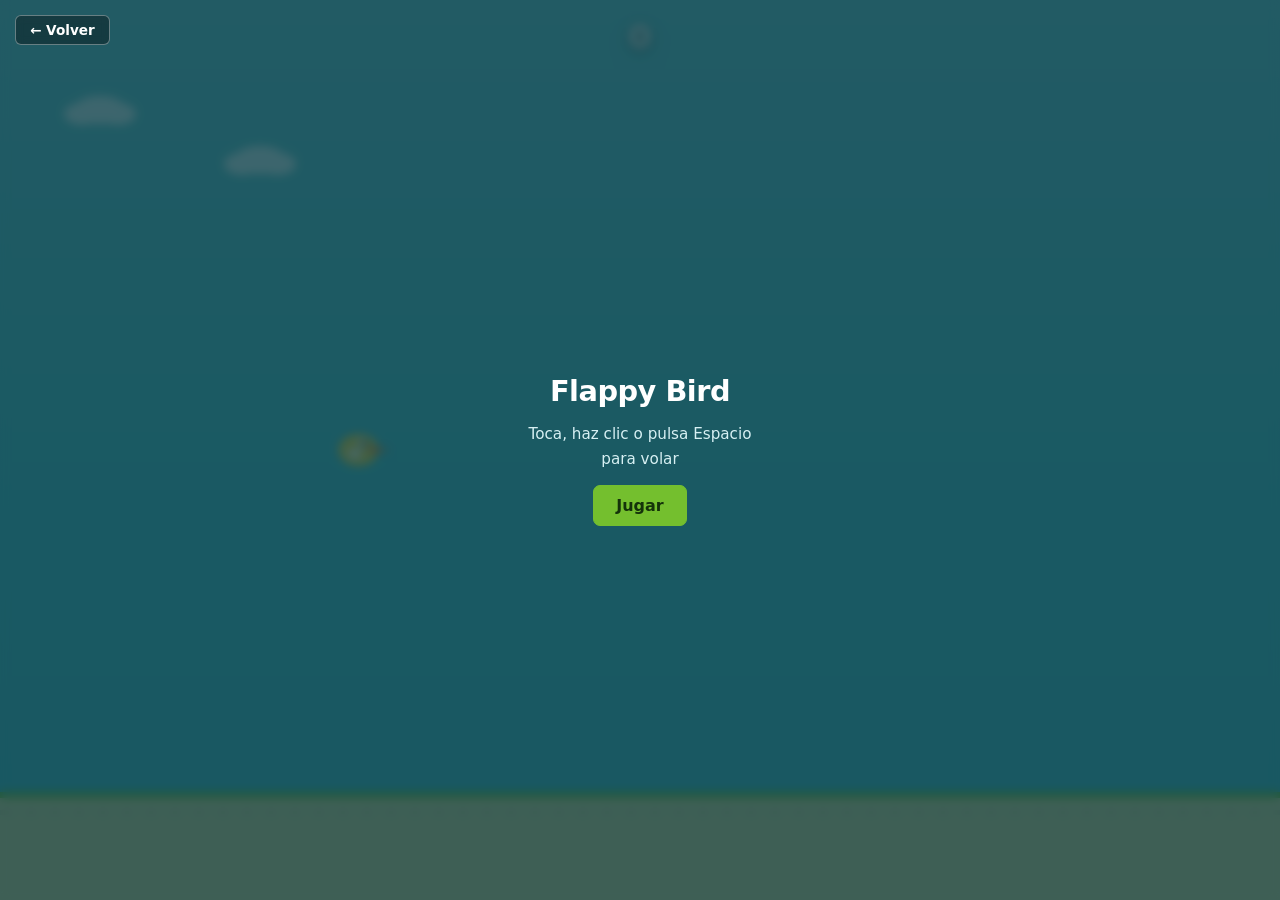
<file: juego.html>
<!DOCTYPE html>
<html lang="es">
<head>
<meta charset="UTF-8">
<meta name="viewport" content="width=device-width, initial-scale=1.0">

<title>Flappy Bird — Díaz</title>
<link rel="icon" type="image/png" href="favicom.png">

<style>
  :root {
    --bg: #4EC0CA;           /* cielo clásico */
    --bg-light: #70C5CE;
    --surface: #DED895;      /* suelo arena */
    --surface-light: #E6E0A9;
    --green: #74BF2E;        /* tuberías */
    --green-hover: #86D243;
    --green-dark: #558022;
    --green-glow: rgba(116, 191, 46, 0.25);
    --text: #FFFFFF;
    --text-muted: #D7F0F3;
    --border: #3E7A24;
  }

  * {
    box-sizing: border-box;
  }

  html, body {
    margin: 0;
    padding: 0;
    min-height: 100vh;
    background: var(--bg);
    font-family: 'Segoe UI', system-ui, -apple-system, sans-serif;
    overflow: hidden;
  }

  .game-wrapper {
    position: fixed;
    inset: 0;
    width: 100vw;
    height: 100vh;
    overflow: hidden;
    border: none;
    border-radius: 0;
    background: var(--bg);
    box-shadow: none;
    touch-action: manipulation;
    user-select: none;
  }

  canvas {
    display: block;
    width: 100%;
    height: 100%;
    background: var(--bg);
  }

  .overlay {
    position: absolute;
    inset: 0;
    display: flex;
    flex-direction: column;
    align-items: center;
    justify-content: center;
    gap: 14px;
    padding: 20px;
    background: rgba(8, 55, 65, 0.75);
    color: var(--text);
    text-align: center;
    backdrop-filter: blur(5px);
  }

  .overlay.hidden {
    display: none;
  }

  .overlay h1 {
    margin: 0;
    color: var(--text);
    font-size: 1.8rem;
    font-weight: 700;
    letter-spacing: -0.5px;
  }

  .overlay p {
    margin: 0;
    color: var(--text-muted);
    font-size: 0.95rem;
    line-height: 1.6;
  }

  .score-tag {
    color: var(--green) !important;
    font-size: 1.1rem;
    font-weight: 700;
  }

  button {
    padding: 10px 22px;
    border: 1px solid var(--green);
    border-radius: 7px;
    background: var(--green);
    color: #14320A;
    font-family: inherit;
    font-size: 1rem;
    font-weight: 700;
    cursor: pointer;
    transition: transform 0.15s ease, background 0.15s ease, box-shadow 0.15s ease;
  }

  button:hover {
    background: var(--green-hover);
    transform: translateY(-2px);
    box-shadow: 0 0 20px var(--green-glow);
  }

  button:active {
    transform: translateY(0);
  }

  .hud {
    position: absolute;
    top: 18px;
    left: 0;
    right: 0;
    text-align: center;
    color: var(--text);
    font-size: 2rem;
    font-weight: 800;
    text-shadow: 0 2px 10px rgba(0, 0, 0, 0.7);
    pointer-events: none;
  }

  .back-btn {
    position: absolute;
    top: 15px;
    left: 15px;
    z-index: 10;
    padding: 6px 14px;
    background: rgba(0, 0, 0, 0.35);
    border: 1px solid rgba(255, 255, 255, 0.35);
    border-radius: 6px;
    color: var(--text);
    text-decoration: none;
    font-size: 0.85rem;
    font-weight: 600;
    backdrop-filter: blur(4px);
    transition: all 0.2s ease;
  }

  .back-btn:hover {
    background: rgba(0, 0, 0, 0.55);
    border-color: var(--green);
    color: var(--green);
    transform: none;
    box-shadow: none;
  }
</style>
</head>

<body>

<div class="game-wrapper" id="wrapper">

  <a href="index.html" class="back-btn" data-i18n="j.back">← Volver</a>

  <canvas id="game"></canvas>

  <!-- SCORE -->
  <div class="hud" id="hud">0</div>

  <!-- START -->
  <div class="overlay" id="startOverlay">
    <h1>Flappy Bird</h1>
    <p data-i18n="j.instructions">
      Toca, haz clic o pulsa Espacio<br>
      para volar
    </p>
    <button id="startBtn" data-i18n="j.play">Jugar</button>
  </div>

  <!-- GAME OVER -->
  <div class="overlay hidden" id="gameOverOverlay">
    <h1 data-i18n="j.gameover">Game Over</h1>
    <p class="score-tag" id="finalScore"></p>
    <p id="bestScore"></p>
    <button id="retryBtn" data-i18n="j.retry">Reintentar</button>
  </div>

</div>

<script>
(function () {
  // ─── i18n ─────────────────────────────────────────────────────────────────
  const jtranslations = {
    es: {
      "j.back": "← Volver",
      "j.instructions": "Toca, haz clic o pulsa Espacio<br>para volar",
      "j.play": "Jugar",
      "j.gameover": "Game Over",
      "j.score": "Puntuación",
      "j.best": "Mejor",
      "j.retry": "Reintentar"
    },
    en: {
      "j.back": "← Back",
      "j.instructions": "Tap, click or press Space<br>to fly",
      "j.play": "Play",
      "j.gameover": "Game Over",
      "j.score": "Score",
      "j.best": "Best",
      "j.retry": "Retry"
    },
    pt: {
      "j.back": "← Voltar",
      "j.instructions": "Toque, clique ou prima Espaço<br>para voar",
      "j.play": "Jogar",
      "j.gameover": "Game Over",
      "j.score": "Pontuação",
      "j.best": "Melhor",
      "j.retry": "Repetir"
    }
  };

  let jlang = "es";
  try {
    jlang = localStorage.getItem("lang") || "es";
  } catch (e) {}

  function jdict() {
    return jtranslations[jlang] || jtranslations.es;
  }

  function applyJLang() {
    const d = jdict();
    document.querySelectorAll("[data-i18n]").forEach(el => {
      const key = el.getAttribute("data-i18n");
      if (d[key] !== undefined) el.innerHTML = d[key];
    });
  }

  function t(key) {
    return jdict()[key] || key;
  }

  window.addEventListener("storage", (e) => {
    if (e.key === "lang" && e.newValue) {
      jlang = e.newValue;
      applyJLang();
    }
  });

  // ─── Juego ───────────────────────────────────────────────────────────────────
  const canvas = document.getElementById('game');
  const ctx = canvas.getContext('2d');
  const hud = document.getElementById('hud');
  const wrapper = document.getElementById('wrapper');
  const startOverlay = document.getElementById('startOverlay');
  const gameOverOverlay = document.getElementById('gameOverOverlay');
  const finalScoreEl = document.getElementById('finalScore');
  const bestScoreEl = document.getElementById('bestScore');
  const startBtn = document.getElementById('startBtn');
  const retryBtn = document.getElementById('retryBtn');

  // Dimensiones en píxeles CSS (se recalculan al redimensionar)
  let W, H, DPR;
  let GRAVITY, FLAP, PIPE_GAP, PIPE_WIDTH, PIPE_SPACING, GROUND_HEIGHT;
  let PIPE_SPEED, BASE_PIPE_SPEED, BIRD_RADIUS;

  let bird;
  let pipes;
  let frame;
  let score;
  let state;
  let groundOffset;
  let bestScore = 0;

  try {
    const stored = localStorage.getItem('flappyBestScore');
    if (stored) {
      bestScore = parseInt(stored, 10) || 0;
    }
  } catch (e) {}

  function clamp(v, min, max) {
    return Math.max(min, Math.min(max, v));
  }

  function computeSizes() {
    W = wrapper.clientWidth;
    H = wrapper.clientHeight;
    DPR = window.devicePixelRatio || 1;

    canvas.width = Math.round(W * DPR);
    canvas.height = Math.round(H * DPR);
    ctx.setTransform(DPR, 0, 0, DPR, 0, 0);

    GROUND_HEIGHT = clamp(H * 0.12, 60, 110);
    BIRD_RADIUS = clamp(H * 0.022, 12, 20);
    PIPE_WIDTH = clamp(W * 0.13, 55, 100);
    PIPE_GAP = clamp(H * 0.24, 150, 230);
    PIPE_SPACING = clamp(W * 0.5, 220, 360);
    BASE_PIPE_SPEED = clamp(W * 0.0062, 2.4, 4.6);
    GRAVITY = clamp(H * 0.00078, 0.35, 0.6);
    FLAP = -clamp(H * 0.0135, 7, 11);
  }

  function resetGame() {
    computeSizes();

    bird = {
      x: W * 0.28,
      y: H / 2,
      vy: 0,
      radius: BIRD_RADIUS,
      rotation: 0
    };

    pipes = [];
    frame = 0;
    score = 0;
    groundOffset = 0;
    PIPE_SPEED = BASE_PIPE_SPEED;

    hud.textContent = '0';

    spawnPipe(W + 100);
    spawnPipe(W + 100 + PIPE_SPACING);
    spawnPipe(W + 100 + PIPE_SPACING * 2);
  }

  function spawnPipe(x) {
    const margin = clamp(H * 0.08, 40, 90);
    const gapCenter =
      margin +
      Math.random() * (H - GROUND_HEIGHT - margin * 2 - PIPE_GAP) +
      PIPE_GAP / 2;

    pipes.push({
      x: x,
      gapCenter: gapCenter,
      passed: false
    });
  }

  function flap() {
    if (state === 'playing') {
      bird.vy = FLAP;
    }
  }

  function startGame() {
    state = 'playing';
    startOverlay.classList.add('hidden');
    gameOverOverlay.classList.add('hidden');
    resetGame();
    requestAnimationFrame(loop);
  }

  function endGame() {
    state = 'gameover';
    if (score > bestScore) {
      bestScore = score;
      try {
        localStorage.setItem('flappyBestScore', String(bestScore));
      } catch (e) {}
    }

    finalScoreEl.textContent = t('j.score') + ': ' + score;
    bestScoreEl.textContent = t('j.best') + ': ' + bestScore;
    gameOverOverlay.classList.remove('hidden');
  }

  function update() {
    frame++;

    bird.vy += GRAVITY;
    bird.y += bird.vy;

    bird.rotation = Math.max(-0.5, Math.min(1.3, bird.vy / 10));

    groundOffset = (groundOffset + PIPE_SPEED) % 24;

    for (const pipe of pipes) {
      pipe.x -= PIPE_SPEED;
    }

    if (pipes.length && pipes[0].x < -PIPE_WIDTH) {
      pipes.shift();
      spawnPipe(pipes[pipes.length - 1].x + PIPE_SPACING);
    }

    for (const pipe of pipes) {
      if (!pipe.passed && pipe.x + PIPE_WIDTH < bird.x - bird.radius) {
        pipe.passed = true;
        score++;
        hud.textContent = score;

        if (score % 5 === 0) {
          PIPE_SPEED += 0.25;
        }
      }
    }

    if (bird.y + bird.radius > H - GROUND_HEIGHT) {
      bird.y = H - GROUND_HEIGHT - bird.radius;
      endGame();
    }

    if (bird.y - bird.radius < 0) {
      bird.y = bird.radius;
      bird.vy = 0;
    }

    for (const pipe of pipes) {
      const topH = pipe.gapCenter - PIPE_GAP / 2;
      const bottomY = pipe.gapCenter + PIPE_GAP / 2;

      const withinX =
        bird.x + bird.radius > pipe.x &&
        bird.x - bird.radius < pipe.x + PIPE_WIDTH;

      if (withinX) {
        if (bird.y - bird.radius < topH || bird.y + bird.radius > bottomY) {
          endGame();
        }
      }
    }
  }

  function drawBackgroundDetails() {
    ctx.fillStyle = 'rgba(255, 255, 255, 0.75)';
    for (let i = 0; i < 3; i++) {
      const cx = (frame * 0.3 + i * 160) % (W + 120) - 60;
      const cy = 60 + i * 50;
      drawCloud(cx, cy);
    }
  }

  function drawCloud(x, y) {
    ctx.beginPath();
    ctx.ellipse(x, y, 26, 14, 0, 0, Math.PI * 2);
    ctx.ellipse(x + 18, y + 4, 18, 11, 0, 0, Math.PI * 2);
    ctx.ellipse(x - 18, y + 4, 18, 11, 0, 0, Math.PI * 2);
    ctx.fill();
  }

  function drawPipes() {
    for (const pipe of pipes) {
      const topH = pipe.gapCenter - PIPE_GAP / 2;
      const bottomY = pipe.gapCenter + PIPE_GAP / 2;

      ctx.fillStyle = '#74BF2E';
      ctx.fillRect(pipe.x, 0, PIPE_WIDTH, topH);
      ctx.fillRect(pipe.x, bottomY, PIPE_WIDTH, H - GROUND_HEIGHT - bottomY);

      ctx.fillStyle = '#558022';
      ctx.fillRect(pipe.x - 4, topH - 22, PIPE_WIDTH + 8, 22);
      ctx.fillRect(pipe.x - 4, bottomY, PIPE_WIDTH + 8, 22);

      ctx.fillStyle = 'rgba(255,255,255,0.15)';
      ctx.fillRect(pipe.x + 8, 0, 5, topH);
      ctx.fillRect(pipe.x + 8, bottomY, 5, H - GROUND_HEIGHT - bottomY);
    }
  }

  function drawGround() {
    ctx.fillStyle = '#DED895';
    ctx.fillRect(0, H - GROUND_HEIGHT, W, GROUND_HEIGHT);

    ctx.fillStyle = '#74BF2E';
    ctx.fillRect(0, H - GROUND_HEIGHT, W, 6);

    ctx.fillStyle = 'rgba(0, 0, 0, 0.07)';
    for (let x = -groundOffset; x < W; x += 24) {
      ctx.fillRect(x, H - GROUND_HEIGHT + 18, 14, 5);
    }
  }

  function drawBird() {
    ctx.save();
    ctx.translate(bird.x, bird.y);
    ctx.rotate(bird.rotation);

    ctx.fillStyle = '#F8D840';
    ctx.beginPath();
    ctx.ellipse(0, 0, bird.radius, bird.radius * 0.8, 0, 0, Math.PI * 2);
    ctx.fill();

    ctx.fillStyle = '#F48331';
    ctx.beginPath();
    ctx.moveTo(bird.radius * 0.6, -4);
    ctx.lineTo(bird.radius * 1.6, 0);
    ctx.lineTo(bird.radius * 0.6, 4);
    ctx.closePath();
    ctx.fill();

    ctx.fillStyle = '#FFFFFF';
    ctx.beginPath();
    ctx.arc(4, -6, 5, 0, Math.PI * 2);
    ctx.fill();

    ctx.fillStyle = '#000000';
    ctx.beginPath();
    ctx.arc(6, -6, 2.4, 0, Math.PI * 2);
    ctx.fill();

    ctx.fillStyle = '#FFFFFF';
    ctx.beginPath();
    ctx.ellipse(-4, 4, 7, 4, 0.3, 0, Math.PI * 2);
    ctx.fill();

    ctx.restore();
  }

  function draw() {
    ctx.clearRect(0, 0, W, H);

    const grad = ctx.createLinearGradient(0, 0, 0, H);
    grad.addColorStop(0, '#70C5CE');
    grad.addColorStop(0.55, '#4EC0CA');
    grad.addColorStop(1, '#49BAC5');
    ctx.fillStyle = grad;
    ctx.fillRect(0, 0, W, H);

    drawBackgroundDetails();
    drawPipes();
    drawGround();
    drawBird();
  }

  function loop() {
    if (state !== 'playing') return;
    update();
    draw();
    requestAnimationFrame(loop);
  }

  startBtn.addEventListener('click', startGame);
  retryBtn.addEventListener('click', startGame);

  wrapper.addEventListener('mousedown', (e) => {
    if (e.target === startBtn || e.target === retryBtn) return;
    flap();
  });

  wrapper.addEventListener('touchstart', (e) => {
    if (e.target === startBtn || e.target === retryBtn) return;
    e.preventDefault();
    flap();
  }, { passive: false });

  document.addEventListener('keydown', (e) => {
    if (e.code === 'Space' || e.code === 'ArrowUp') {
      e.preventDefault();
      if (state === 'playing') {
        flap();
      }
    }
  });

  let resizeTimeout;
  window.addEventListener('resize', () => {
    clearTimeout(resizeTimeout);
    resizeTimeout = setTimeout(() => {
      if (state === 'playing') {
        // Reescala posiciones existentes para no romper la partida en curso
        const oldW = W, oldH = H;
        computeSizes();
        const scaleX = W / oldW;
        const scaleY = H / oldH;
        bird.x *= scaleX;
        bird.y *= scaleY;
        bird.radius = BIRD_RADIUS;
        for (const pipe of pipes) {
          pipe.x *= scaleX;
          pipe.gapCenter *= scaleY;
        }
      } else {
        computeSizes();
        draw();
      }
    }, 120);
  });

  bestScoreEl.textContent = t('j.best') + ': ' + bestScore;
  state = 'idle';
  resetGame();
  draw();
  applyJLang();
})();
</script>

</body>
</html>
</file>
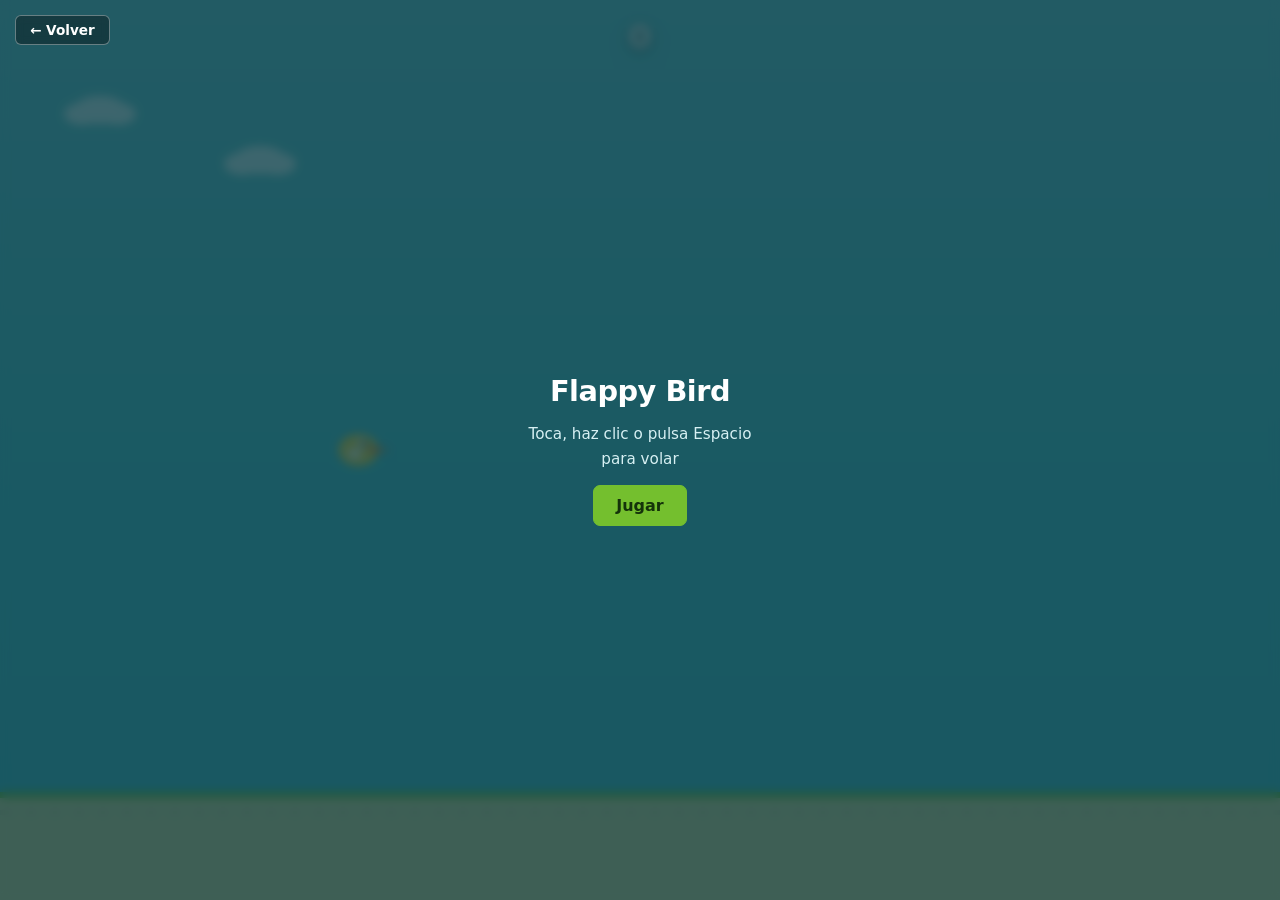
<file: pages/juego.html>
<!DOCTYPE html>
<html lang="es">
<head>
<meta charset="UTF-8">
<meta name="viewport" content="width=device-width, initial-scale=1.0">

<title>Flappy Bird — Díaz</title>
    <meta name="description" content="Minijuego Flappy Bird hecho con JavaScript — portfolio de Daniel Díaz Canosa.">
    <link rel="canonical" href="https://soydiaz.pages.dev/pages/juego.html">
    <meta property="og:type" content="website">
    <meta property="og:title" content="Flappy Bird — Díaz">
    <meta property="og:description" content="Minijuego Flappy Bird hecho con JavaScript — portfolio de Daniel Díaz Canosa.">
    <link rel="icon" type="image/png" href="../img/favicom.png">

<style>
  :root {
    --bg: #4EC0CA;           /* cielo clásico */
    --bg-light: #70C5CE;
    --surface: #DED895;      /* suelo arena */
    --surface-light: #E6E0A9;
    --green: #74BF2E;        /* tuberías */
    --green-hover: #86D243;
    --green-dark: #558022;
    --green-glow: rgba(116, 191, 46, 0.25);
    --text: #FFFFFF;
    --text-muted: #D7F0F3;
    --border: #3E7A24;
  }

  * {
    box-sizing: border-box;
  }

  html, body {
    margin: 0;
    padding: 0;
    min-height: 100vh;
    background: var(--bg);
    font-family: 'Segoe UI', system-ui, -apple-system, sans-serif;
    overflow: hidden;
  }

  .game-wrapper {
    position: fixed;
    inset: 0;
    width: 100vw;
    height: 100vh;
    overflow: hidden;
    border: none;
    border-radius: 0;
    background: var(--bg);
    box-shadow: none;
    touch-action: manipulation;
    user-select: none;
  }

  canvas {
    display: block;
    width: 100%;
    height: 100%;
    background: var(--bg);
  }

  .overlay {
    position: absolute;
    inset: 0;
    display: flex;
    flex-direction: column;
    align-items: center;
    justify-content: center;
    gap: 14px;
    padding: 20px;
    background: rgba(8, 55, 65, 0.75);
    color: var(--text);
    text-align: center;
    backdrop-filter: blur(5px);
  }

  .overlay.hidden {
    display: none;
  }

  .overlay h1 {
    margin: 0;
    color: var(--text);
    font-size: 1.8rem;
    font-weight: 700;
    letter-spacing: -0.5px;
  }

  .overlay p {
    margin: 0;
    color: var(--text-muted);
    font-size: 0.95rem;
    line-height: 1.6;
  }

  .score-tag {
    color: var(--green) !important;
    font-size: 1.1rem;
    font-weight: 700;
  }

  button {
    padding: 10px 22px;
    border: 1px solid var(--green);
    border-radius: 7px;
    background: var(--green);
    color: #14320A;
    font-family: inherit;
    font-size: 1rem;
    font-weight: 700;
    cursor: pointer;
    transition: transform 0.15s ease, background 0.15s ease, box-shadow 0.15s ease;
  }

  button:hover {
    background: var(--green-hover);
    transform: translateY(-2px);
    box-shadow: 0 0 20px var(--green-glow);
  }

  button:active {
    transform: translateY(0);
  }

  button:focus-visible,
  .back-btn:focus-visible {
    outline: 2px solid var(--green);
    outline-offset: 3px;
  }

  .hud {
    position: absolute;
    top: 18px;
    left: 0;
    right: 0;
    text-align: center;
    color: var(--text);
    font-size: 2rem;
    font-weight: 800;
    text-shadow: 0 2px 10px rgba(0, 0, 0, 0.7);
    pointer-events: none;
  }

  .back-btn {
    position: absolute;
    top: 15px;
    left: 15px;
    z-index: 10;
    padding: 6px 14px;
    background: rgba(0, 0, 0, 0.35);
    border: 1px solid rgba(255, 255, 255, 0.35);
    border-radius: 6px;
    color: var(--text);
    text-decoration: none;
    font-size: 0.85rem;
    font-weight: 600;
    backdrop-filter: blur(4px);
    transition: all 0.2s ease;
  }

  .back-btn:hover {
    background: rgba(0, 0, 0, 0.55);
    border-color: var(--green);
    color: var(--green);
    transform: none;
    box-shadow: none;
  }
</style>
</head>

<body>

<div class="game-wrapper" id="wrapper">

  <a href="../index.html" class="back-btn" data-i18n="j.back">← Volver</a>

  <canvas id="game"></canvas>

  <!-- SCORE -->
  <div class="hud" id="hud">0</div>

  <!-- START -->
  <div class="overlay" id="startOverlay">
    <h1>Flappy Bird</h1>
    <p data-i18n="j.instructions">
      Toca, haz clic o pulsa Espacio<br>
      para volar
    </p>
    <button id="startBtn" data-i18n="j.play">Jugar</button>
  </div>

  <!-- GAME OVER -->
  <div class="overlay hidden" id="gameOverOverlay">
    <h1 data-i18n="j.gameover">Game Over</h1>
    <p class="score-tag" id="finalScore"></p>
    <p id="bestScore"></p>
    <button id="retryBtn" data-i18n="j.retry">Reintentar</button>
  </div>

</div>

<script>
(function () {
  // ─── i18n ─────────────────────────────────────────────────────────────────
  const jtranslations = {
    es: {
      "j.back": "← Volver",
      "j.instructions": "Toca, haz clic o pulsa Espacio<br>para volar",
      "j.play": "Jugar",
      "j.gameover": "Game Over",
      "j.score": "Puntuación",
      "j.best": "Mejor",
      "j.retry": "Reintentar"
    },
    en: {
      "j.back": "← Back",
      "j.instructions": "Tap, click or press Space<br>to fly",
      "j.play": "Play",
      "j.gameover": "Game Over",
      "j.score": "Score",
      "j.best": "Best",
      "j.retry": "Retry"
    },
    pt: {
      "j.back": "← Voltar",
      "j.instructions": "Toque, clique ou prima Espaço<br>para voar",
      "j.play": "Jogar",
      "j.gameover": "Game Over",
      "j.score": "Pontuação",
      "j.best": "Melhor",
      "j.retry": "Repetir"
    }
  };

  let jlang = "es";
  try {
    jlang = localStorage.getItem("lang") || "es";
  } catch (e) {}

  function jdict() {
    return jtranslations[jlang] || jtranslations.es;
  }

  function applyJLang() {
    const d = jdict();
    document.querySelectorAll("[data-i18n]").forEach(el => {
      const key = el.getAttribute("data-i18n");
      if (d[key] !== undefined) el.innerHTML = d[key];
    });
  }

  function t(key) {
    return jdict()[key] || key;
  }

  window.addEventListener("storage", (e) => {
    if (e.key === "lang" && e.newValue) {
      jlang = e.newValue;
      applyJLang();
    }
  });

  // ─── Juego ───────────────────────────────────────────────────────────────────
  const canvas = document.getElementById('game');
  const ctx = canvas.getContext('2d');
  const hud = document.getElementById('hud');
  const wrapper = document.getElementById('wrapper');
  const startOverlay = document.getElementById('startOverlay');
  const gameOverOverlay = document.getElementById('gameOverOverlay');
  const finalScoreEl = document.getElementById('finalScore');
  const bestScoreEl = document.getElementById('bestScore');
  const startBtn = document.getElementById('startBtn');
  const retryBtn = document.getElementById('retryBtn');

  // Dimensiones en píxeles CSS (se recalculan al redimensionar)
  let W, H, DPR;
  let GRAVITY, FLAP, PIPE_GAP, PIPE_WIDTH, PIPE_SPACING, GROUND_HEIGHT;
  let PIPE_SPEED, BASE_PIPE_SPEED, BIRD_RADIUS;

  let bird;
  let pipes;
  let frame;
  let score;
  let state;
  let groundOffset;
  let bestScore = 0;

  try {
    const stored = localStorage.getItem('flappyBestScore');
    if (stored) {
      bestScore = parseInt(stored, 10) || 0;
    }
  } catch (e) {}

  function clamp(v, min, max) {
    return Math.max(min, Math.min(max, v));
  }

  function computeSizes() {
    W = wrapper.clientWidth;
    H = wrapper.clientHeight;
    DPR = window.devicePixelRatio || 1;

    canvas.width = Math.round(W * DPR);
    canvas.height = Math.round(H * DPR);
    ctx.setTransform(DPR, 0, 0, DPR, 0, 0);

    GROUND_HEIGHT = clamp(H * 0.12, 60, 110);
    BIRD_RADIUS = clamp(H * 0.022, 12, 20);
    PIPE_WIDTH = clamp(W * 0.13, 55, 100);
    PIPE_GAP = clamp(H * 0.24, 150, 230);
    PIPE_SPACING = clamp(W * 0.5, 220, 360);
    BASE_PIPE_SPEED = clamp(W * 0.0062, 2.4, 4.6);
    GRAVITY = clamp(H * 0.00078, 0.35, 0.6);
    FLAP = -clamp(H * 0.0135, 7, 11);
  }

  function resetGame() {
    computeSizes();

    bird = {
      x: W * 0.28,
      y: H / 2,
      vy: 0,
      radius: BIRD_RADIUS,
      rotation: 0
    };

    pipes = [];
    frame = 0;
    score = 0;
    groundOffset = 0;
    PIPE_SPEED = BASE_PIPE_SPEED;

    hud.textContent = '0';

    spawnPipe(W + 100);
    spawnPipe(W + 100 + PIPE_SPACING);
    spawnPipe(W + 100 + PIPE_SPACING * 2);
  }

  function spawnPipe(x) {
    const margin = clamp(H * 0.08, 40, 90);
    const gapCenter =
      margin +
      Math.random() * (H - GROUND_HEIGHT - margin * 2 - PIPE_GAP) +
      PIPE_GAP / 2;

    pipes.push({
      x: x,
      gapCenter: gapCenter,
      passed: false
    });
  }

  function flap() {
    if (state === 'playing') {
      bird.vy = FLAP;
    }
  }

  function startGame() {
    state = 'playing';
    startOverlay.classList.add('hidden');
    gameOverOverlay.classList.add('hidden');
    resetGame();
    requestAnimationFrame(loop);
  }

  function endGame() {
    if (state !== 'playing') return;
    state = 'gameover';
    if (score > bestScore) {
      bestScore = score;
      try {
        localStorage.setItem('flappyBestScore', String(bestScore));
      } catch (e) {}
    }

    finalScoreEl.textContent = t('j.score') + ': ' + score;
    bestScoreEl.textContent = t('j.best') + ': ' + bestScore;
    gameOverOverlay.classList.remove('hidden');
  }

  function update() {
    frame++;

    bird.vy += GRAVITY;
    bird.y += bird.vy;

    bird.rotation = Math.max(-0.5, Math.min(1.3, bird.vy / 10));

    groundOffset = (groundOffset + PIPE_SPEED) % 24;

    for (const pipe of pipes) {
      pipe.x -= PIPE_SPEED;
    }

    if (pipes.length && pipes[0].x < -PIPE_WIDTH) {
      pipes.shift();
      spawnPipe(pipes[pipes.length - 1].x + PIPE_SPACING);
    }

    for (const pipe of pipes) {
      if (!pipe.passed && pipe.x + PIPE_WIDTH < bird.x - bird.radius) {
        pipe.passed = true;
        score++;
        hud.textContent = score;

        if (score % 5 === 0) {
          PIPE_SPEED += 0.25;
        }
      }
    }

    if (bird.y + bird.radius > H - GROUND_HEIGHT) {
      bird.y = H - GROUND_HEIGHT - bird.radius;
      endGame();
    }

    if (bird.y - bird.radius < 0) {
      bird.y = bird.radius;
      bird.vy = 0;
    }

    for (const pipe of pipes) {
      const topH = pipe.gapCenter - PIPE_GAP / 2;
      const bottomY = pipe.gapCenter + PIPE_GAP / 2;

      const withinX =
        bird.x + bird.radius > pipe.x &&
        bird.x - bird.radius < pipe.x + PIPE_WIDTH;

      if (withinX) {
        if (bird.y - bird.radius < topH || bird.y + bird.radius > bottomY) {
          endGame();
        }
      }
    }
  }

  function drawBackgroundDetails() {
    ctx.fillStyle = 'rgba(255, 255, 255, 0.75)';
    for (let i = 0; i < 3; i++) {
      const cx = (frame * 0.3 + i * 160) % (W + 120) - 60;
      const cy = 60 + i * 50;
      drawCloud(cx, cy);
    }
  }

  function drawCloud(x, y) {
    ctx.beginPath();
    ctx.ellipse(x, y, 26, 14, 0, 0, Math.PI * 2);
    ctx.ellipse(x + 18, y + 4, 18, 11, 0, 0, Math.PI * 2);
    ctx.ellipse(x - 18, y + 4, 18, 11, 0, 0, Math.PI * 2);
    ctx.fill();
  }

  function drawPipes() {
    for (const pipe of pipes) {
      const topH = pipe.gapCenter - PIPE_GAP / 2;
      const bottomY = pipe.gapCenter + PIPE_GAP / 2;

      ctx.fillStyle = '#74BF2E';
      ctx.fillRect(pipe.x, 0, PIPE_WIDTH, topH);
      ctx.fillRect(pipe.x, bottomY, PIPE_WIDTH, H - GROUND_HEIGHT - bottomY);

      ctx.fillStyle = '#558022';
      ctx.fillRect(pipe.x - 4, topH - 22, PIPE_WIDTH + 8, 22);
      ctx.fillRect(pipe.x - 4, bottomY, PIPE_WIDTH + 8, 22);

      ctx.fillStyle = 'rgba(255,255,255,0.15)';
      ctx.fillRect(pipe.x + 8, 0, 5, topH);
      ctx.fillRect(pipe.x + 8, bottomY, 5, H - GROUND_HEIGHT - bottomY);
    }
  }

  function drawGround() {
    ctx.fillStyle = '#DED895';
    ctx.fillRect(0, H - GROUND_HEIGHT, W, GROUND_HEIGHT);

    ctx.fillStyle = '#74BF2E';
    ctx.fillRect(0, H - GROUND_HEIGHT, W, 6);

    ctx.fillStyle = 'rgba(0, 0, 0, 0.07)';
    for (let x = -groundOffset; x < W; x += 24) {
      ctx.fillRect(x, H - GROUND_HEIGHT + 18, 14, 5);
    }
  }

  function drawBird() {
    ctx.save();
    ctx.translate(bird.x, bird.y);
    ctx.rotate(bird.rotation);

    ctx.fillStyle = '#F8D840';
    ctx.beginPath();
    ctx.ellipse(0, 0, bird.radius, bird.radius * 0.8, 0, 0, Math.PI * 2);
    ctx.fill();

    ctx.fillStyle = '#F48331';
    ctx.beginPath();
    ctx.moveTo(bird.radius * 0.6, -4);
    ctx.lineTo(bird.radius * 1.6, 0);
    ctx.lineTo(bird.radius * 0.6, 4);
    ctx.closePath();
    ctx.fill();

    ctx.fillStyle = '#FFFFFF';
    ctx.beginPath();
    ctx.arc(4, -6, 5, 0, Math.PI * 2);
    ctx.fill();

    ctx.fillStyle = '#000000';
    ctx.beginPath();
    ctx.arc(6, -6, 2.4, 0, Math.PI * 2);
    ctx.fill();

    ctx.fillStyle = '#FFFFFF';
    ctx.beginPath();
    ctx.ellipse(-4, 4, 7, 4, 0.3, 0, Math.PI * 2);
    ctx.fill();

    ctx.restore();
  }

  function draw() {
    ctx.clearRect(0, 0, W, H);

    const grad = ctx.createLinearGradient(0, 0, 0, H);
    grad.addColorStop(0, '#70C5CE');
    grad.addColorStop(0.55, '#4EC0CA');
    grad.addColorStop(1, '#49BAC5');
    ctx.fillStyle = grad;
    ctx.fillRect(0, 0, W, H);

    drawBackgroundDetails();
    drawPipes();
    drawGround();
    drawBird();
  }

  function loop() {
    if (state !== 'playing') return;
    update();
    draw();
    requestAnimationFrame(loop);
  }

  startBtn.addEventListener('click', startGame);
  retryBtn.addEventListener('click', startGame);

  wrapper.addEventListener('mousedown', (e) => {
    if (e.target === startBtn || e.target === retryBtn) return;
    flap();
  });

  wrapper.addEventListener('touchstart', (e) => {
    if (e.target === startBtn || e.target === retryBtn) return;
    if (e.target.closest && e.target.closest('.back-btn')) return;
    e.preventDefault();
    flap();
  }, { passive: false });

  document.addEventListener('keydown', (e) => {
    if (e.code === 'Space' || e.code === 'ArrowUp') {
      const focused = document.activeElement;
      if (e.code === 'Space' && focused && focused.tagName === 'BUTTON') return;
      e.preventDefault();
      if (state === 'playing') {
        flap();
      }
    }
  });

  let resizeTimeout;
  window.addEventListener('resize', () => {
    clearTimeout(resizeTimeout);
    resizeTimeout = setTimeout(() => {
      const speedRatio = PIPE_SPEED / BASE_PIPE_SPEED;
      if (state === 'playing') {
        // Reescala posiciones existentes para no romper la partida en curso
        const oldW = W, oldH = H;
        computeSizes();
        PIPE_SPEED = BASE_PIPE_SPEED * speedRatio;
        const scaleX = W / oldW;
        const scaleY = H / oldH;
        bird.x *= scaleX;
        bird.y *= scaleY;
        bird.radius = BIRD_RADIUS;
        for (const pipe of pipes) {
          pipe.x *= scaleX;
          pipe.gapCenter *= scaleY;
        }
      } else {
        computeSizes();
        PIPE_SPEED = BASE_PIPE_SPEED * speedRatio;
        draw();
      }
    }, 120);
  });

  bestScoreEl.textContent = t('j.best') + ': ' + bestScore;
  state = 'idle';
  resetGame();
  draw();
  applyJLang();
})();
</script>

</body>
</html>
</file>
<file: stiles/styles.css>
@import url('https://fonts.googleapis.com/css2?family=DM+Sans:wght@400;500;600;700&family=Space+Grotesk:wght@400;500;600;700&display=swap');

:root{
  --bg-main:#FAF8F5;
  --bg-surface:#EFEBE0;
  --bg-surface-hover:#E7E2D5;
  --border:#DED8CA;
  --text-primary:#2C2A29;
  --text-muted:#6B655F;
  --accent:#D97757;
  --accent-hover:#C5654A;
  --accent-subtle:rgba(217,119,87,0.12);
  --bg:var(--bg-main);
  --surface:var(--bg-surface);
  --surface-2:var(--bg-surface-hover);
  --text:var(--text-primary);
  --muted:var(--text-muted);
  --line:var(--border);
  --max:1180px;
  --radius:22px;
}

[data-theme="light"] {
  --bg-main: #FAF8F5;
  --bg-surface: #EFEBE0;
  --bg-surface-hover: #E7E2D5;
  --border: #DED8CA;

  --text-primary: #2C2A29;
  --text-muted: #6B655F;

  --accent: #D97757;
  --accent-hover: #C5654A;
  --accent-subtle: rgba(217, 119, 87, 0.12);
}

[data-theme="dark"] {
  --bg-main: #000000;
  --bg-surface: #2C2A29;
  --bg-surface-hover: #3A3735;
  --border: #45413E;

  --text-primary: #FAF8F5;
  --text-muted: #A9A29B;

  --accent: #D97757;
  --accent-hover: #E58F70;
  --accent-subtle: rgba(217, 119, 87, 0.15);
}
*{box-sizing:border-box;margin:0;padding:0}
html{scroll-behavior:smooth}
body{background:var(--bg);color:var(--text);font-family:"DM Sans",sans-serif;line-height:1.6;overflow-x:hidden}
body:before{content:"";position:fixed;inset:0;background:radial-gradient(circle at 80% 10%,rgba(217,119,87,.08),transparent 28%),radial-gradient(circle at 10% 45%,rgba(217,119,87,.05),transparent 30%);pointer-events:none;z-index:-2}
.noise{position:fixed;inset:0;opacity:.035;pointer-events:none;z-index:20;background-image:url("data:image/svg+xml,%3Csvg viewBox='0 0 180 180' xmlns='http://www.w3.org/2000/svg'%3E%3Cfilter id='n'%3E%3CfeTurbulence type='fractalNoise' baseFrequency='.85' numOctaves='4' stitchTiles='stitch'/%3E%3C/filter%3E%3Crect width='100%25' height='100%25' filter='url(%23n)' opacity='.55'/%3E%3C/svg%3E")}
.container{width:min(calc(100% - 48px),var(--max));margin:auto}
.site-header{position:fixed;top:0;left:0;width:100%;z-index:10;background:rgba(0,0,0,.72);backdrop-filter:blur(18px);border-bottom:1px solid transparent;transition:.3s}
.site-header.scrolled{border-color:var(--line)}
.nav{height:78px;display:flex;align-items:center;justify-content:space-between}
.brand{display:flex;align-items:center;gap:10px;color:var(--text);text-decoration:none;font-family:"Space Grotesk";font-weight:700;font-size:19px}
.brand-mark{width:34px;height:34px;display:grid;place-items:center;border:1px solid var(--accent);border-radius:10px;color:var(--accent);font-size:15px}
.dot{color:var(--accent)}
.nav-links{display:flex;gap:30px;margin-block:0;margin-left:auto;padding:0;list-style:none}
.nav-links a,.footer a{color:var(--muted);text-decoration:none;font-size:14px;transition:.2s}
.nav-links a:hover,.footer a:hover{color:var(--text)}
.header-actions{display:flex;align-items:center;gap:10px;margin-left:24px}
.nav-cv-item{display:none}
.nav-cv{width:100%;justify-content:center}
.theme-toggle,.lang-toggle{display:inline-flex;align-items:center;justify-content:center;width:36px;height:36px;border-radius:10px;border:1px solid var(--line);background:var(--surface-2);color:var(--text);cursor:pointer;transition:.25s}
.theme-toggle:hover,.lang-toggle:hover{border-color:var(--accent);color:var(--accent)}
.theme-toggle svg{width:17px;height:17px}
.lang-toggle{font-size:17px;line-height:1;padding:0}
.lang-toggle span{display:block}
.theme-icon-sun{display:none}
.theme-icon-moon{display:block}
body.light .theme-icon-sun{display:block}
body.light .theme-icon-moon{display:none}
.menu-toggle{display:none;background:none;border:0}
.hero{min-height:780px;padding-top:115px;display:grid;grid-template-columns:1.15fr .85fr;grid-template-areas:"badge photo" "name photo" "text photo" "actions photo";column-gap:70px;align-content:center}
.hero-wrap{position:relative;min-height:88vh;display:flex;align-items:center;justify-content:center;padding-bottom:60px}
.hero-wrap .hero{min-height:0;padding-top:70px}
.eyebrow-badge{grid-area:badge}
.hero-name{grid-area:name}
.hero-text{grid-area:text}
.hero-actions{grid-area:actions}
.hero-media{grid-area:photo;align-self:center;justify-self:end;display:flex;justify-content:center;margin:0}
.hero-avatar{width:min(330px,100%);aspect-ratio:1;height:auto;border-radius:50%;object-fit:cover;object-position:top;border:2px solid var(--accent);box-shadow:0 0 0 5px rgba(217,119,87,.08),0 15px 40px rgba(0,0,0,.35)}
.eyebrow-badge{display:inline-flex;align-items:center;gap:9px;padding:9px 18px;border:1px solid rgba(217,119,87,.35);border-radius:999px;background:rgba(217,119,87,.07);color:var(--accent);font-size:11px;letter-spacing:.14em;text-transform:uppercase;font-weight:700;margin-bottom:32px}
.eyebrow{font-size:11px;letter-spacing:.18em;text-transform:uppercase;font-weight:700}
.eyebrow{color:var(--accent)}
.pulse{display:inline-block;width:7px;height:7px;border-radius:50%;background:var(--accent);margin-right:8px;box-shadow:0 0 0 5px rgba(217,119,87,.08)}
h1,h2,h3{font-family:"Space Grotesk",sans-serif;line-height:1.03;letter-spacing:-.045em}
h1{font-size:clamp(58px,8vw,112px);max-width:850px}
h1 em,h2 em{font-style:normal;color:var(--accent)}
.hero-name{max-width:1000px;letter-spacing:-.03em}
.hero-text{color:var(--muted);max-width:600px;font-size:17px;margin-top:28px}
.hero-actions{display:flex;gap:12px;margin-top:38px}
.hero-socials{display:flex;gap:12px;align-items:center}
.icon-btn{width:46px;height:46px;display:inline-flex;align-items:center;justify-content:center;border-radius:50%;border:1px solid var(--line);background:var(--surface);color:var(--muted);text-decoration:none;transition:.25s}
.icon-btn:hover{border-color:var(--accent);color:var(--accent);transform:translateY(-2px);box-shadow:0 8px 20px rgba(217,119,87,.18)}
.icon-btn svg{width:20px;height:20px}
.scroll-indicator{position:absolute;left:50%;bottom:26px;transform:translateX(-50%);color:var(--muted);display:flex}
.scroll-indicator svg{width:20px;height:20px;animation:scrollBounce 1.8s ease-in-out infinite}
@keyframes scrollBounce{0%,100%{transform:translateY(0);opacity:.5}50%{transform:translateY(8px);opacity:1}}
.btn{display:inline-flex;align-items:center;gap:16px;padding:14px 19px;border-radius:12px;text-decoration:none;font-weight:700;font-size:14px;transition:.25s}
.btn-primary{background:var(--accent);color:#2C2A29}
.btn-primary:hover{background:var(--accent-hover);transform:translateY(-2px);box-shadow:0 12px 35px rgba(217,119,87,.15)}
.muted{color:#5d6470}.code-accent{color:var(--accent)}.cursor{animation:blink 1s infinite}
@keyframes blink{50%{opacity:0}}
.ticker{border-block:1px solid var(--line);overflow:hidden;white-space:nowrap}
.tools-marquee{width:100%;overflow:hidden;padding:17px 0}
.tools-track{display:flex;width:max-content;flex-shrink:0;animation:marquee 96s linear infinite}
.tools-group{display:flex;align-items:center;flex-shrink:0;white-space:nowrap;gap:26px;padding-right:26px;color:#777c86;font-family:"Space Grotesk";font-size:12px;font-weight:700;letter-spacing:.15em}
@keyframes marquee{from{transform:translateX(0)}to{transform:translateX(-50%)}}
@media (prefers-reduced-motion: reduce){.tools-track{animation:none}}
.tools-group i{color:var(--accent);font-style:normal;font-size:9px}
.section{padding:140px 0}
.section-heading{display:grid;grid-template-columns:100px 1fr;gap:25px;align-items:start;margin-bottom:70px}
.section-number{font-family:"Space Grotesk";font-size:12px;color:#626873;padding-top:6px}
.section-heading h2{font-size:clamp(44px,6vw,78px);margin-top:9px}
.about-grid{display:grid;grid-template-columns:1.15fr .85fr;gap:90px}
.about-main{max-width:680px}
.about-heading{margin-bottom:44px}
.about-main p{color:var(--muted);font-size:16px;margin-bottom:20px;text-align:justify}
.about-main .lead{font-size:25px;line-height:1.35;color:var(--text);letter-spacing:-.02em;text-align:justify}
.about-main strong{color:var(--text)}
.about-photo{display:block;position:relative;overflow:hidden;border-radius:20px;border:2px solid var(--accent);box-shadow:0 0 0 1px rgba(217,119,87,0.25),0 0 30px rgba(217,119,87,0.35),0 0 60px rgba(217,119,87,0.15)}
.about-photo img{display:block;width:100%;height:100%;object-fit:cover;object-position:top}
.projects-section{background:#0f1117;border-block:1px solid var(--line)}
.projects{display:grid;grid-template-columns:1fr 1fr;gap:20px}
.project-card{display:block;background:var(--surface);border:1px solid var(--line);border-radius:var(--radius);overflow:hidden;transition:.3s}
.project-card:hover{transform:translateY(-5px);border-color:rgba(217,119,87,.25)}
.project-card:last-child:nth-child(odd){grid-column:1/-1;display:grid;grid-template-columns:1fr 1fr}
.project-visual{min-height:330px;position:relative;overflow:hidden;padding:22px;margin:0}
.project-img{position:absolute;inset:0;width:100%;height:100%;object-fit:cover;z-index:1;transition:transform .5s ease}
.project-card:hover .project-img{transform:scale(1.04)}
.project-visual::after{content:"";position:absolute;inset:0;z-index:2;pointer-events:none;background:linear-gradient(180deg,rgba(0,0,0,.5),transparent 32%)}
.visual-label{position:relative;z-index:3;font:700 10px "Space Grotesk";letter-spacing:.16em;color:#f0eee9;text-shadow:0 1px 4px rgba(0,0,0,.7)}
.visual-web{background:linear-gradient(135deg,#182218,#101b17)}
.visual-java{background:linear-gradient(135deg,#1a1c27,#11131b)}
.visual-race{background:linear-gradient(135deg,#211a18,#13151a)}
.visual-dog{background:linear-gradient(135deg,#202117,#151810)}
.project-info{padding:27px 30px 31px}
.project-meta{display:flex;gap:8px;flex-wrap:wrap;margin:0 0 16px;padding:0;list-style:none}.project-meta li{font-size:10px;text-transform:uppercase;letter-spacing:.12em;color:#858b95;border:1px solid var(--line);padding:5px 8px;border-radius:999px}
.project-info h3{font-size:29px;margin-bottom:10px}.project-info p{color:var(--muted);font-size:14px;max-width:560px}.project-link{display:inline-flex;gap:10px;margin-top:23px;color:var(--text);text-decoration:none;font-weight:700;font-size:13px;border-bottom:1px solid #5f645c;padding-bottom:4px}.project-link:hover{color:var(--accent);border-color:var(--accent)}
.project-links{display:flex;flex-wrap:wrap;gap:26px;align-items:center}.project-links .project-link{margin-top:23px}
.project-filters {display: flex; gap: 10px; flex-wrap: wrap; margin-bottom: 35px;}
.filter-btn {background: var(--surface-2); border: 1px solid var(--line); color: var(--muted); padding: 8px 18px; border-radius: 999px; font-family: "Space Grotesk", sans-serif; font-size: 13px; font-weight: 600; cursor: pointer; transition: all 0.25s ease;}
.filter-btn:hover {color: var(--text); border-color: rgba(255, 255, 255, 0.25);}
.filter-btn.active {background: var(--accent); color: #2C2A29; border-color: var(--accent); box-shadow: 0 4px 20px rgba(217,119,87, 0.2);}
.project-card {transition: opacity 0.35s ease, transform 0.35s ease;}
.project-card.filtered-out {opacity: 0; transform: scale(0.95); pointer-events: none; display: none !important;}
.tech-badges{display:flex;flex-wrap:wrap;gap:16px;margin:30px 0 0;padding:0;list-style:none}
.tech-badge{display:inline-flex;align-items:center;gap:10px;padding:12px 22px;border-radius:10px;font-family:"Space Grotesk",sans-serif;font-weight:700;font-size:14px;letter-spacing:.08em;background:var(--badge-color, var(--surface-2));box-shadow:0 8px 25px rgba(0,0,0,.3);transition:transform 0.3s ease, box-shadow 0.3s ease, filter 0.3s ease}
.tech-badge:hover{transform:translateY(-3px);filter:brightness(1.1);box-shadow:0 0 25px var(--badge-color, rgba(217,119,87, 0.4))}
.tags{display:flex;flex-wrap:wrap;gap:5px;margin:10px 0 0;padding:0;list-style:none}.tags li{font-size:10px;color:#7d828b;background:#161920;border:1px solid var(--line);border-radius:999px;padding:4px 7px}
.timeline{max-width:900px;margin-left:100px;border-top:1px solid var(--line)}
.timeline-item{display:grid;grid-template-columns:150px 1fr;gap:30px;padding:30px 0;border-bottom:1px solid var(--line)}
.timeline-year{font:700 10px "Space Grotesk";color:var(--accent);letter-spacing:.12em;padding-top:4px}.timeline h3{font-size:23px;letter-spacing:-.02em}.timeline p{color:#e2e1dc;font-size:13px;margin:5px 0}.timeline small{color:var(--muted);font-size:13px}
.contact-section{border-top:1px solid var(--line);background:linear-gradient(120deg,#2C2A29,#000000);padding:120px 0}
.contact-photo{width:100%;height:400px;border-radius:16px;object-fit:cover;object-position:center 20%;border:2px solid var(--accent);box-shadow:0 15px 40px rgba(217,119,87,.15);margin-bottom:0}
.contact-inner{display:grid;grid-template-columns:1fr 1fr;gap:80px;align-items:stretch}.contact-inner h2{font-size:clamp(50px,7vw,88px);margin:12px 0 25px}.contact-text{color:var(--muted);max-width:530px}.contact-actions{display:flex;flex-direction:column;align-items:stretch;gap:14px;margin-top:34px}.contact-actions .btn{width:100%;justify-content:center;text-decoration:none}.email-link{font:600 clamp(20px,3vw,34px) "Space Grotesk";color:var(--text);text-decoration:none;border-bottom:1px solid #60665e;padding-bottom:8px}.email-link:hover{color:var(--accent);border-color:var(--accent)}.socials{display:grid;gap:14px;margin:0;padding:0;list-style:none;width:100%}.socials a{display:flex;align-items:center;justify-content:center;gap:8px;padding:14px 19px;border-radius:12px;background:var(--surface);border:1px solid var(--line);color:var(--text);text-decoration:none;font-weight:700;font-size:14px;transition:.25s;word-break:break-all}.socials a:hover{border-color:var(--accent);color:var(--accent);transform:translateY(-2px)}
.footer{padding:25px 0 35px;display:flex;justify-content:space-between;color:#616670;font-size:11px;border-top:1px solid var(--line)}
.reveal{opacity:0;transform:translateY(20px);transition:opacity .7s ease,transform .7s ease}.reveal.visible{opacity:1;transform:none}

body.light .site-header{background:rgba(250,248,245,.82)}
body.light .projects-section{background:#EFEBE0}
body.light .tools-group{color:#6B655F}
body.light .section-number{color:#6B655F}
body.light .project-meta li{color:#6B655F}
body.light .filter-btn:hover,.filter-btn:not(.active):hover{border-color:rgba(44,42,41,.3);color:var(--text)}
body.light .tags li{background:#EFEBE0;color:#6B655F}
body.light .timeline p{color:#2C2A29}
body.light .contact-section{background:linear-gradient(120deg,#FAF8F5,#EFEBE0)}

@media(max-width:900px){
  .nav-cv-item{display:block}
  .container{width:min(calc(100% - 34px),var(--max))}
  .nav-links{display:none;position:absolute;top:78px;left:0;width:100%;padding:20px;background:rgba(0,0,0,.98);border-bottom:1px solid var(--line);flex-direction:column;gap:18px}.nav-links.open{display:flex}
  body.light .nav-links{background:rgba(250,248,245,.98)}.menu-toggle{display:flex;flex-direction:column;gap:5px}.menu-toggle span{display:block;width:24px;height:2px;background:var(--text)}
  .hero{grid-template-columns:96px 1fr;grid-template-areas:"badge badge" "photo name" "text text" "actions actions";min-height:auto;padding:140px 0 90px;column-gap:18px;row-gap:0;align-items:center}
  .hero-media{justify-self:center}
  .hero-actions{flex-wrap:wrap}
  .hero-socials{display:flex;width:100%;flex-wrap:wrap;margin-top:4px}
  .hero-avatar{width:96px;box-shadow:0 0 0 4px rgba(217,119,87,.1),0 10px 30px rgba(0,0,0,.35)}
  h1{font-size:clamp(34px,8.5vw,54px)}
  .hero-wrap{min-height:auto}.hero-wrap .hero{padding-top:130px}.scroll-indicator{display:none}
  .about-grid,.contact-inner{grid-template-columns:1fr;gap:50px}
  .contact-actions{margin-top:0}
  .contact-photo{height:340px}
  .projects{grid-template-columns:1fr}.project-card,.project-featured,.project-wide{grid-column:auto;display:block}.project-card:last-child:nth-child(odd){grid-column:auto;display:block}.project-visual{min-height:260px}
  .timeline{margin-left:0}
}
@media(max-width:600px){
  h1{font-size:clamp(34px,8.5vw,54px)}.section{padding:90px 0}.section-heading{grid-template-columns:45px 1fr;gap:10px;margin-bottom:45px}.section-heading h2{font-size:45px}
  .hero-text{font-size:17px}.hero-actions{flex-wrap:wrap}
  .timeline-item{grid-template-columns:1fr;gap:10px}.timeline-year{padding-top:0}
  .footer{flex-direction:column;gap:8px}.contact-section{padding:90px 0}
  .contact-photo{height:260px}
  .project-visual{min-height:230px}
}
.cert-link{display:inline-block;margin-top:6px;font:600 12px "Space Grotesk";color:var(--accent);text-decoration:none;border-bottom:1px solid transparent;transition:color .2s,border-color .2s}
.cert-link+.cert-link{margin-left:18px}
.cert-link:hover{color:var(--accent-hover);border-color:var(--accent-hover)}

:focus-visible{outline:2px solid var(--accent);outline-offset:3px}

.contact-form{display:grid;gap:14px;max-width:520px;margin-top:34px}
.contact-form input[name="_honey"]{display:none}
.contact-form .form-row{display:grid;gap:6px}
.contact-form label{font:700 11px "Space Grotesk";letter-spacing:.14em;text-transform:uppercase;color:var(--muted)}
.contact-form input,.contact-form textarea{width:100%;background:rgba(255,255,255,.04);border:1px solid var(--line);border-radius:10px;padding:12px 14px;color:var(--text);font:inherit;font-size:14px;transition:border-color .2s}
.contact-form input:focus,.contact-form textarea:focus{border-color:var(--accent)}
.contact-form textarea{resize:vertical;min-height:110px}
body.light .contact-form input,body.light .contact-form textarea{background:rgba(255,255,255,.7)}
.form-note{font-size:12px;color:var(--muted);margin:0}
</file>
